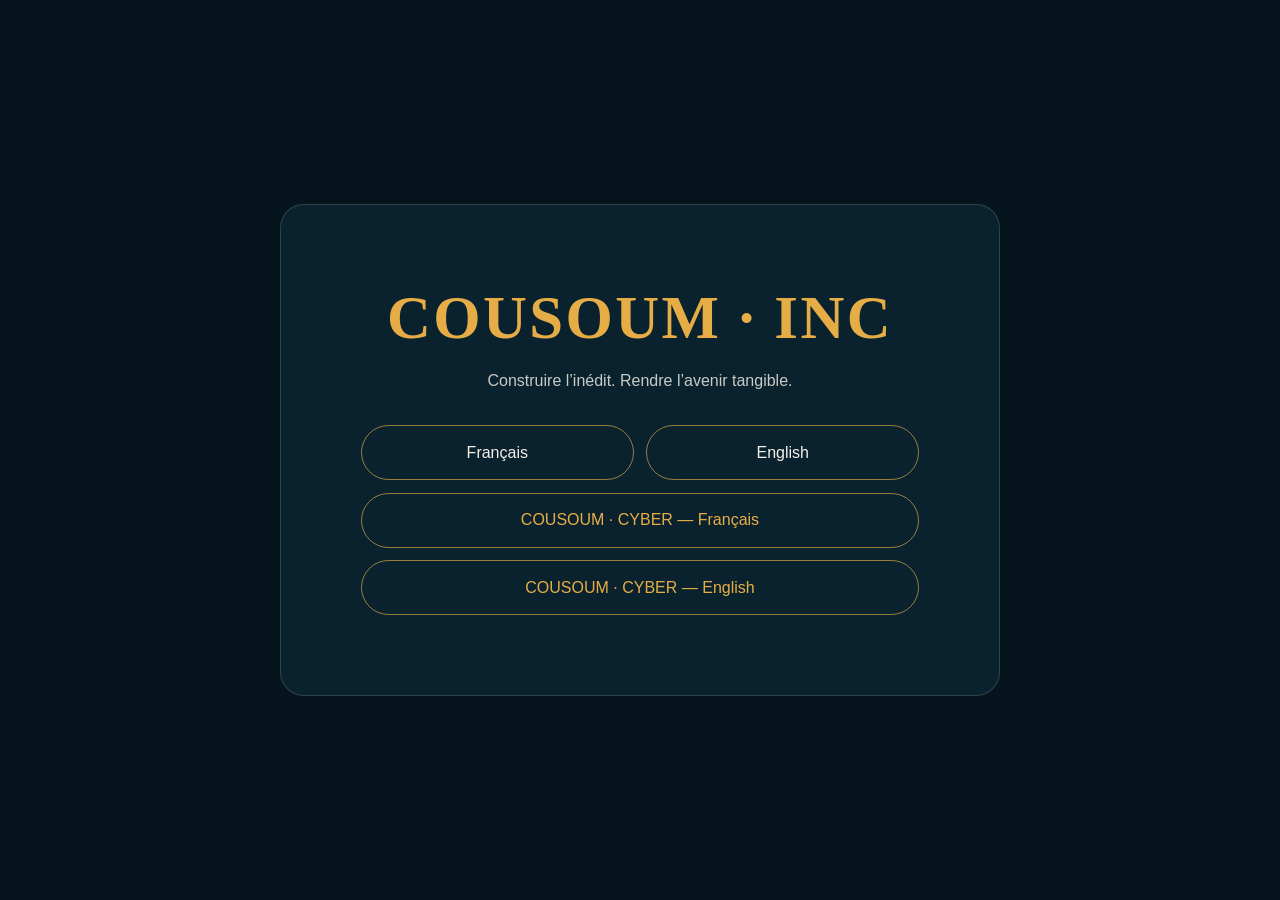
<file: index.html>
<!doctype html>
<html lang="fr">
<head>
  <meta charset="utf-8">
  <meta name="viewport" content="width=device-width, initial-scale=1">
  <meta name="theme-color" content="#06151d">
  <meta name="description" content="COUSOUM · INC, maison d’innovation basée à Dakar, Sénégal. Construire l’inédit. Rendre l’avenir tangible.">
  <link rel="canonical" href="https://pims5.github.io/cousoum-inc/">
  <link rel="alternate" hreflang="fr" href="https://pims5.github.io/cousoum-inc/fr/">
  <link rel="alternate" hreflang="en" href="https://pims5.github.io/cousoum-inc/en/">
  <link rel="alternate" hreflang="x-default" href="https://pims5.github.io/cousoum-inc/">
  <link rel="icon" href="favicon.ico">
  <title>COUSOUM · INC | Choisir une langue</title>
  <style>
    :root{color-scheme:dark;--ink:#06151d;--navy:#0a222d;--gold:#e6ad47;--cream:#f4f0e7}
    *{box-sizing:border-box}body{margin:0;min-height:100vh;display:grid;place-items:center;padding:1.5rem;background:var(--ink);color:var(--cream);font:16px/1.6 Inter,-apple-system,BlinkMacSystemFont,"Segoe UI",sans-serif}
    main{width:min(720px,100%);padding:clamp(2rem,7vw,5rem);border:1px solid rgba(244,240,231,.16);border-radius:24px;background:var(--navy);text-align:center}
    h1{margin:0;color:var(--gold);font:700 clamp(2rem,6vw,3.8rem)/1.1 Georgia,"Times New Roman",serif;letter-spacing:.04em}p{margin:1rem 0 2rem;color:rgba(244,240,231,.82)}
    nav{display:grid;grid-template-columns:repeat(2,minmax(0,1fr));gap:.8rem}a{display:block;padding:.85rem 1rem;border:1px solid rgba(230,173,71,.65);border-radius:999px;color:var(--cream);text-decoration:none}a:hover{background:rgba(230,173,71,.12)}a:focus-visible{outline:3px solid var(--cream);outline-offset:3px}.cyber{grid-column:1/-1;color:var(--gold)}
    @media(max-width:420px){nav{grid-template-columns:1fr}.cyber{grid-column:auto}}@media(prefers-reduced-motion:reduce){*{scroll-behavior:auto!important;transition:none!important}}
  </style>
</head>
<body>
  <main>
    <h1>COUSOUM · INC</h1>
    <p>Construire l’inédit. Rendre l’avenir tangible.</p>
    <nav aria-label="Choisir une langue ou une page">
      <a href="fr/">Français</a>
      <a href="en/">English</a>
      <a class="cyber" href="cyber/">COUSOUM · CYBER — Français</a>
      <a class="cyber" href="cyber/en/">COUSOUM · CYBER — English</a>
    </nav>
  </main>
</body>
</html>
</file>
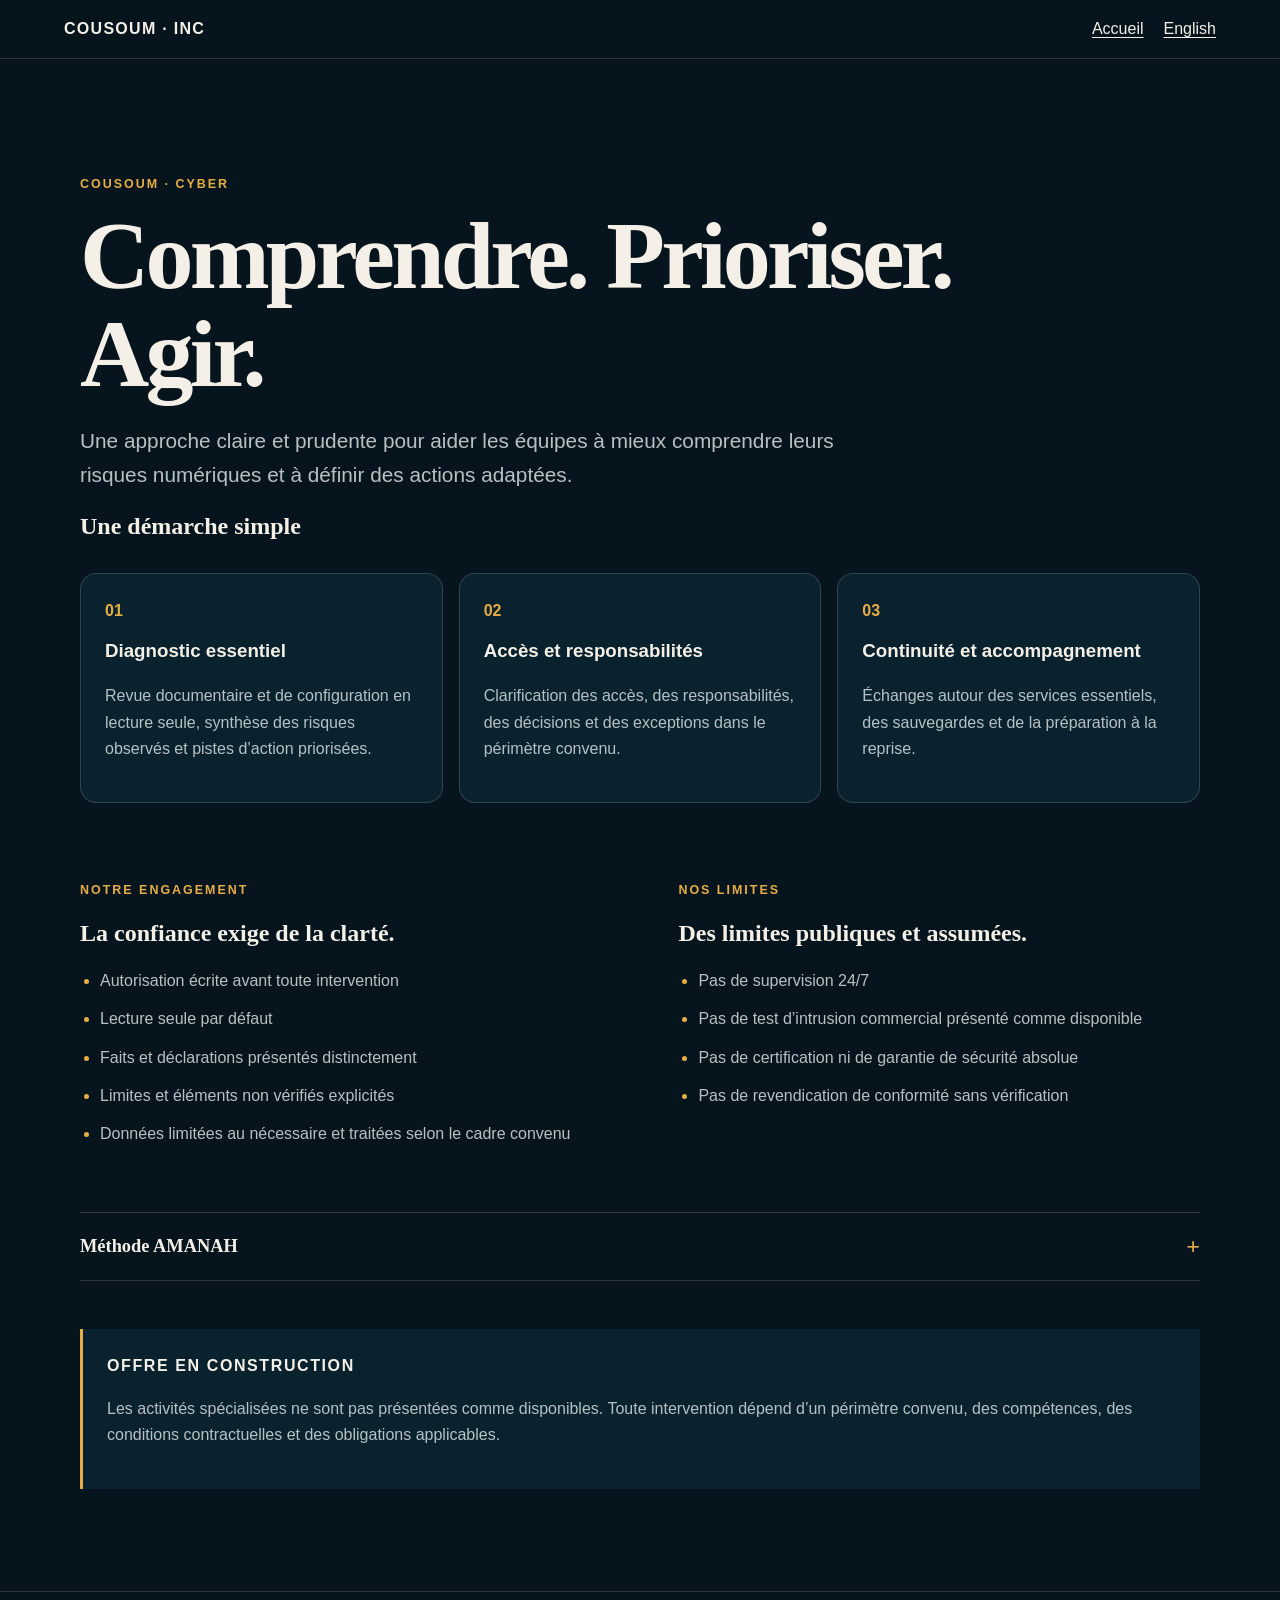
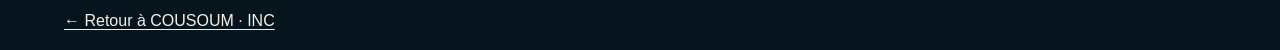
<file: cyber/index.html>
<!doctype html>
<html lang="fr">
<head>
  <meta charset="utf-8">
  <meta name="viewport" content="width=device-width, initial-scale=1">
  <meta name="theme-color" content="#06151d">
  <meta name="description" content="Présentation de COUSOUM · CYBER : une approche claire, prudente et indépendante pour mieux comprendre les risques numériques.">
  <link rel="canonical" href="https://pims5.github.io/cousoum-inc/cyber/">
  <link rel="alternate" hreflang="fr" href="https://pims5.github.io/cousoum-inc/cyber/">
  <link rel="alternate" hreflang="en" href="https://pims5.github.io/cousoum-inc/cyber/en/">
  <link rel="alternate" hreflang="x-default" href="https://pims5.github.io/cousoum-inc/cyber/">
  <link rel="icon" href="../favicon.ico">
  <link rel="stylesheet" href="../cyber.css">
  <title>COUSOUM · CYBER | Comprendre. Prioriser. Agir.</title>
</head>
<body>
  <a class="cyber-skip" href="#main">Aller au contenu</a>
  <header class="cyber-header">
    <a class="cyber-brand" href="../" aria-label="Retour à COUSOUM · INC">COUSOUM · INC</a>
    <nav aria-label="Navigation principale">
      <a href="../">Accueil</a>
      <a href="../en/">English</a>
    </nav>
  </header>
  <main id="main" class="cyber">
    <div class="cyber__inner">
      <p class="cyber__eyebrow">COUSOUM · CYBER</p>
      <h1>Comprendre. Prioriser. Agir.</h1>
      <p class="cyber__lead">Une approche claire et prudente pour aider les équipes à mieux comprendre leurs risques numériques et à définir des actions adaptées.</p>

      <section aria-labelledby="offer-title">
        <h2 id="offer-title">Une démarche simple</h2>
        <div class="cyber__grid">
          <article class="cyber-card"><span>01</span><h3>Diagnostic essentiel</h3><p>Revue documentaire et de configuration en lecture seule, synthèse des risques observés et pistes d’action priorisées.</p></article>
          <article class="cyber-card"><span>02</span><h3>Accès et responsabilités</h3><p>Clarification des accès, des responsabilités, des décisions et des exceptions dans le périmètre convenu.</p></article>
          <article class="cyber-card"><span>03</span><h3>Continuité et accompagnement</h3><p>Échanges autour des services essentiels, des sauvegardes et de la préparation à la reprise.</p></article>
        </div>
      </section>

      <div class="cyber__columns">
        <section aria-labelledby="commitment-title">
          <p class="cyber__label">Notre engagement</p>
          <h2 id="commitment-title">La confiance exige de la clarté.</h2>
          <ul class="cyber-list">
            <li>Autorisation écrite avant toute intervention</li>
            <li>Lecture seule par défaut</li>
            <li>Faits et déclarations présentés distinctement</li>
            <li>Limites et éléments non vérifiés explicités</li>
            <li>Données limitées au nécessaire et traitées selon le cadre convenu</li>
          </ul>
        </section>
        <section aria-labelledby="limits-title">
          <p class="cyber__label">Nos limites</p>
          <h2 id="limits-title">Des limites publiques et assumées.</h2>
          <ul class="cyber-list">
            <li>Pas de supervision 24/7</li>
            <li>Pas de test d’intrusion commercial présenté comme disponible</li>
            <li>Pas de certification ni de garantie de sécurité absolue</li>
            <li>Pas de revendication de conformité sans vérification</li>
          </ul>
        </section>
      </div>

      <section class="cyber-accordion" data-cyber-accordion aria-labelledby="amanah-title">
        <h2><button type="button" aria-expanded="false" aria-controls="cyber-method-fr" id="amanah-title">Méthode AMANAH <span aria-hidden="true">+</span></button></h2>
        <div id="cyber-method-fr" role="region" aria-labelledby="amanah-title" hidden>
          <dl class="cyber-method">
            <div><dt>Autorisation</dt><dd>Aucune action sans accord valide.</dd></div>
            <div><dt>Minimisation</dt><dd>Accès et collecte limités au nécessaire.</dd></div>
            <div><dt>Attribution</dt><dd>Chaque accès et décision a un responsable identifié.</dd></div>
            <div><dt>Neutralité</dt><dd>Informer sans susciter de crainte inutile.</dd></div>
            <div><dt>Anticipation</dt><dd>Préparer les sauvegardes et les étapes de reprise.</dd></div>
            <div><dt>Honnêteté</dt><dd>Ne pas affirmer davantage que ce qui a été vérifié.</dd></div>
          </dl>
          <p class="cyber__note">AMANAH est une méthode interne. Ce n’est ni une norme ni une certification.</p>
        </div>
      </section>

      <aside class="cyber__status" aria-label="Statut de l’offre">
        <strong>OFFRE EN CONSTRUCTION</strong>
        <p>Les activités spécialisées ne sont pas présentées comme disponibles. Toute intervention dépend d’un périmètre convenu, des compétences, des conditions contractuelles et des obligations applicables.</p>
      </aside>
    </div>
  </main>
  <footer class="cyber-footer"><a href="../">← Retour à COUSOUM · INC</a></footer>
  <script src="../cyber.js" defer></script>
</body>
</html>
</file>
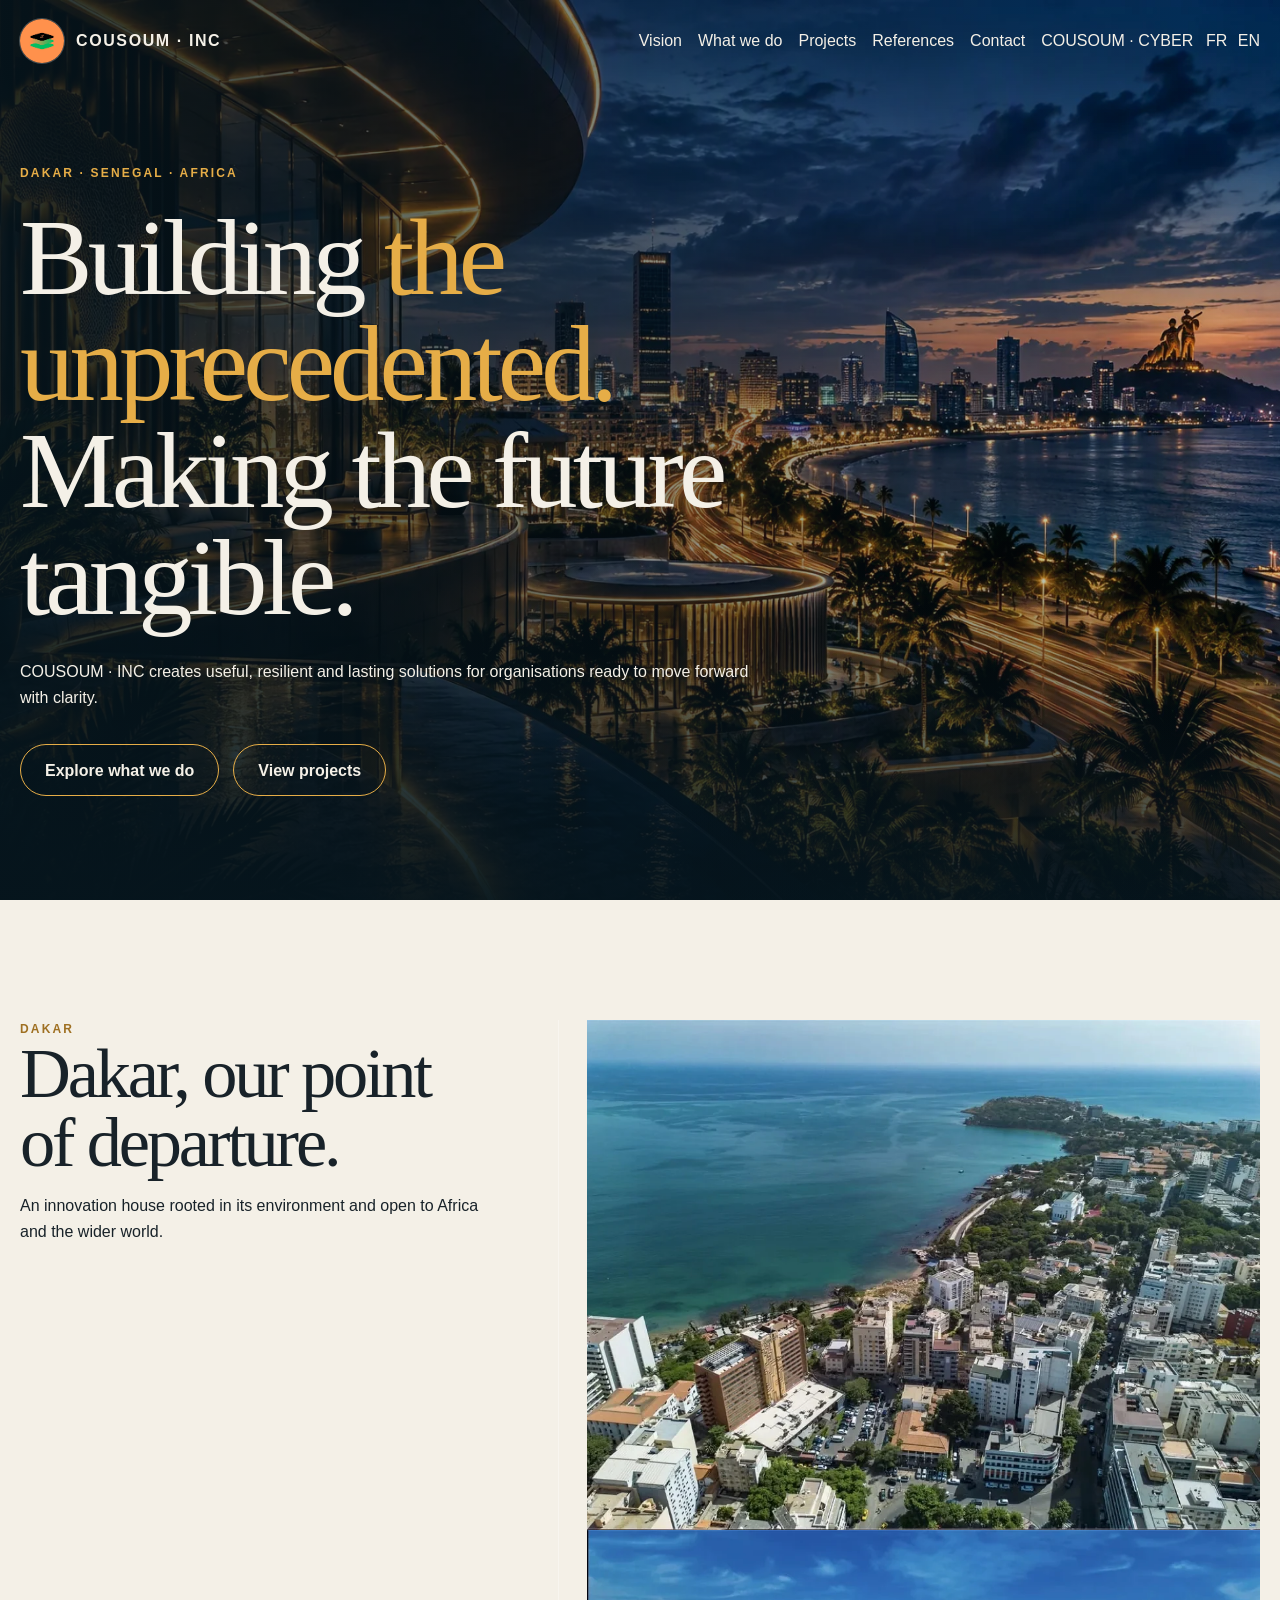
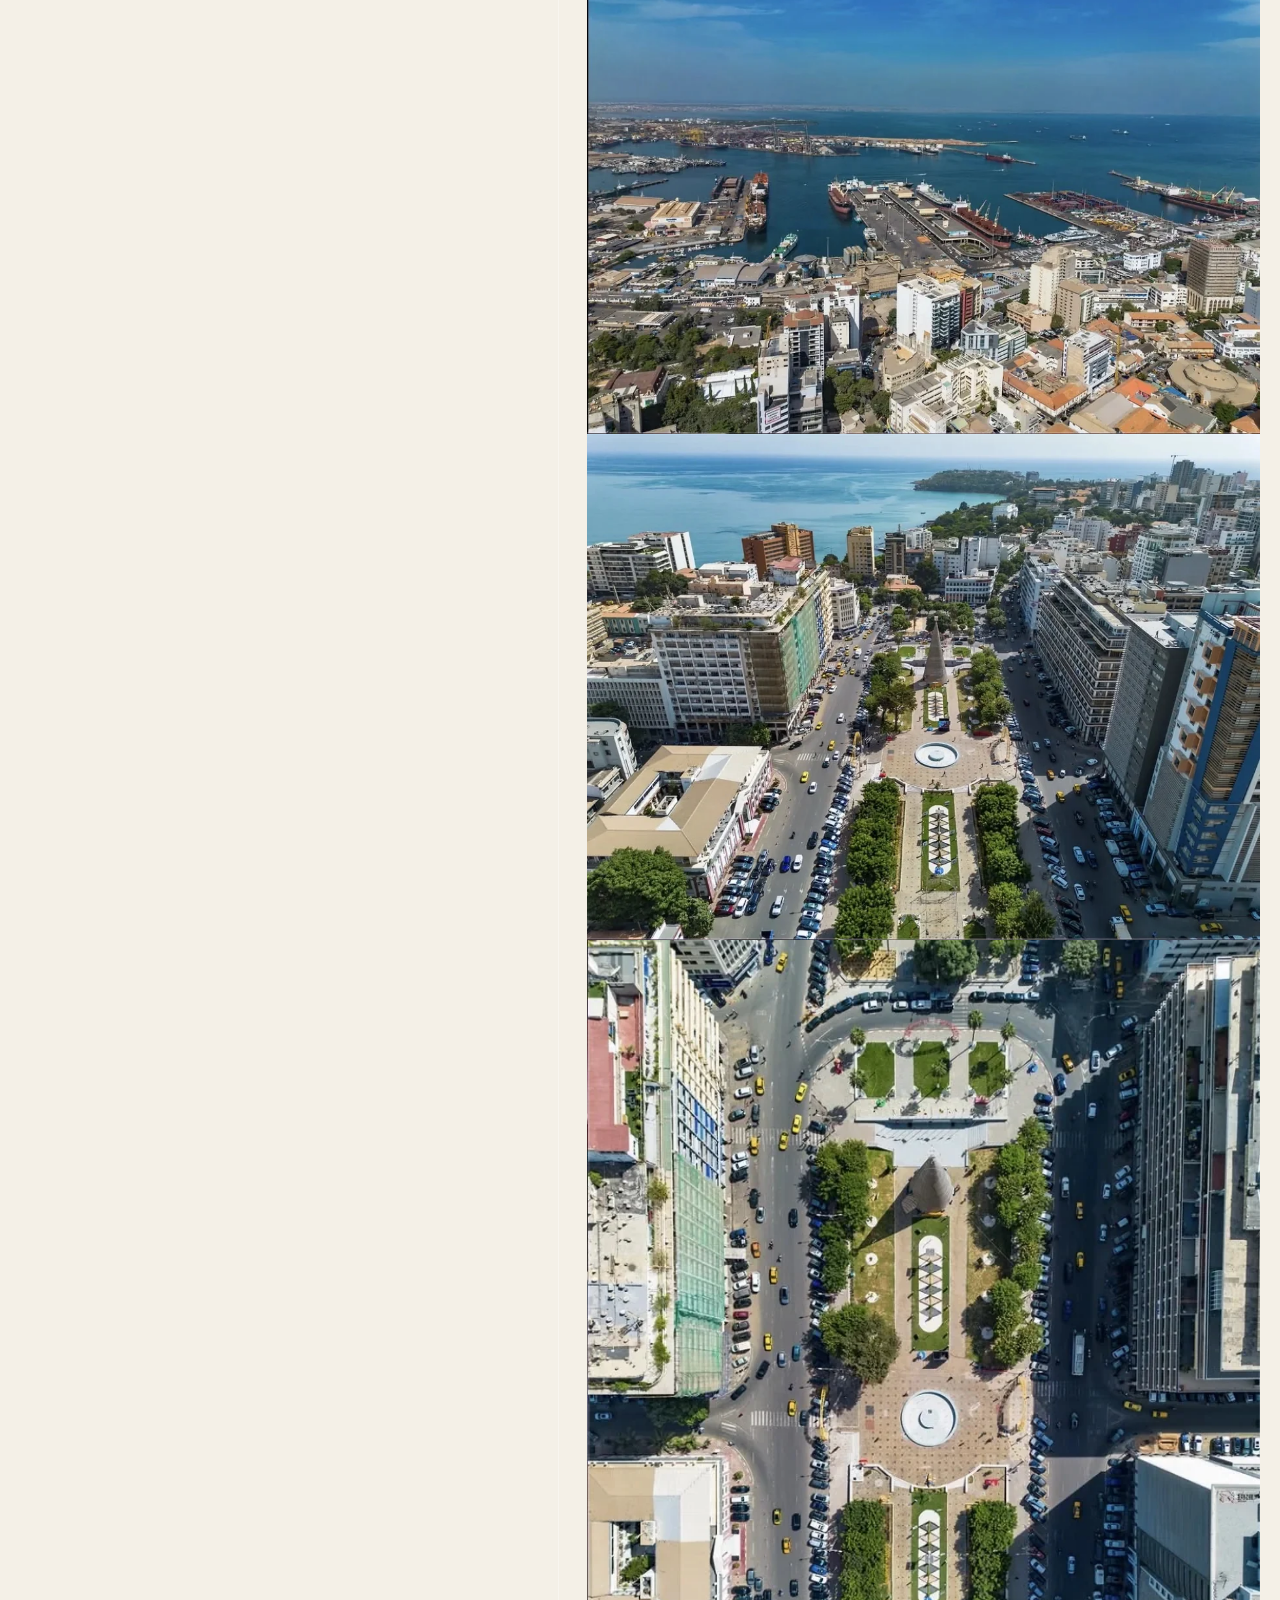
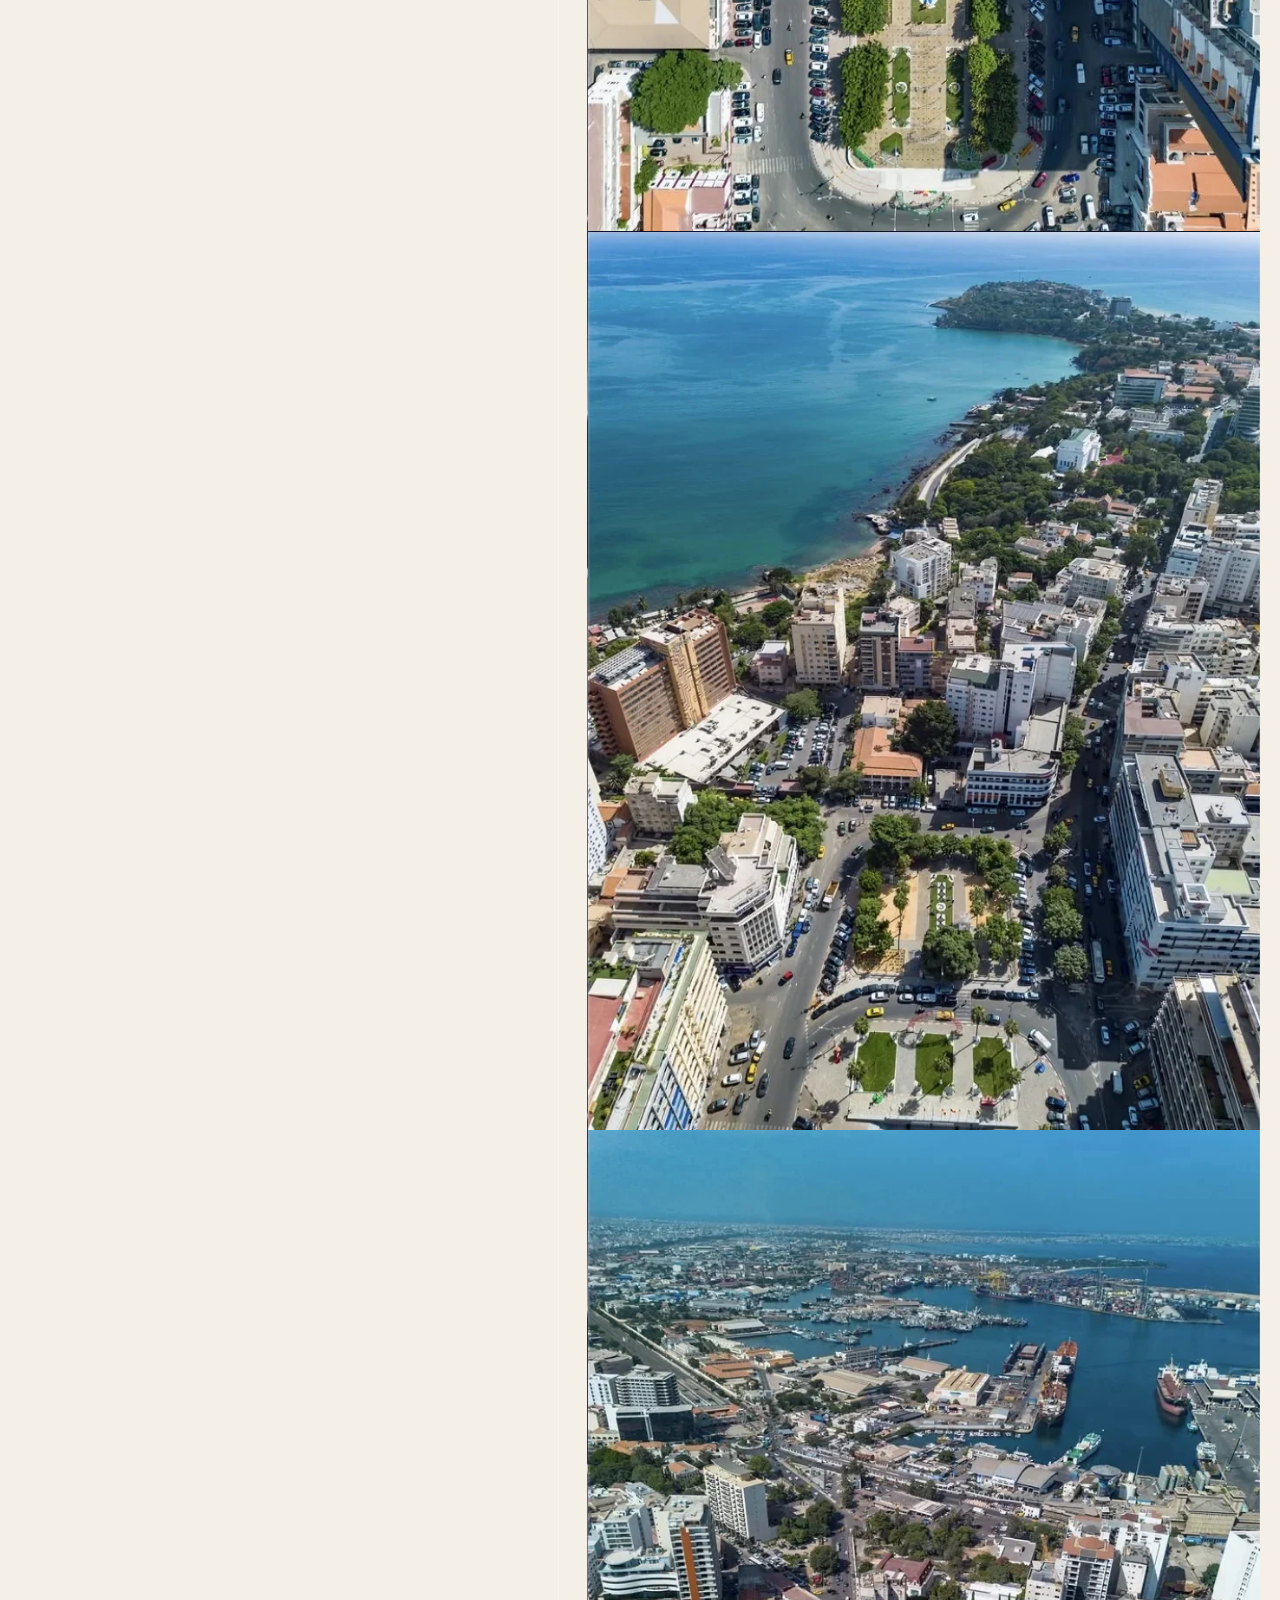
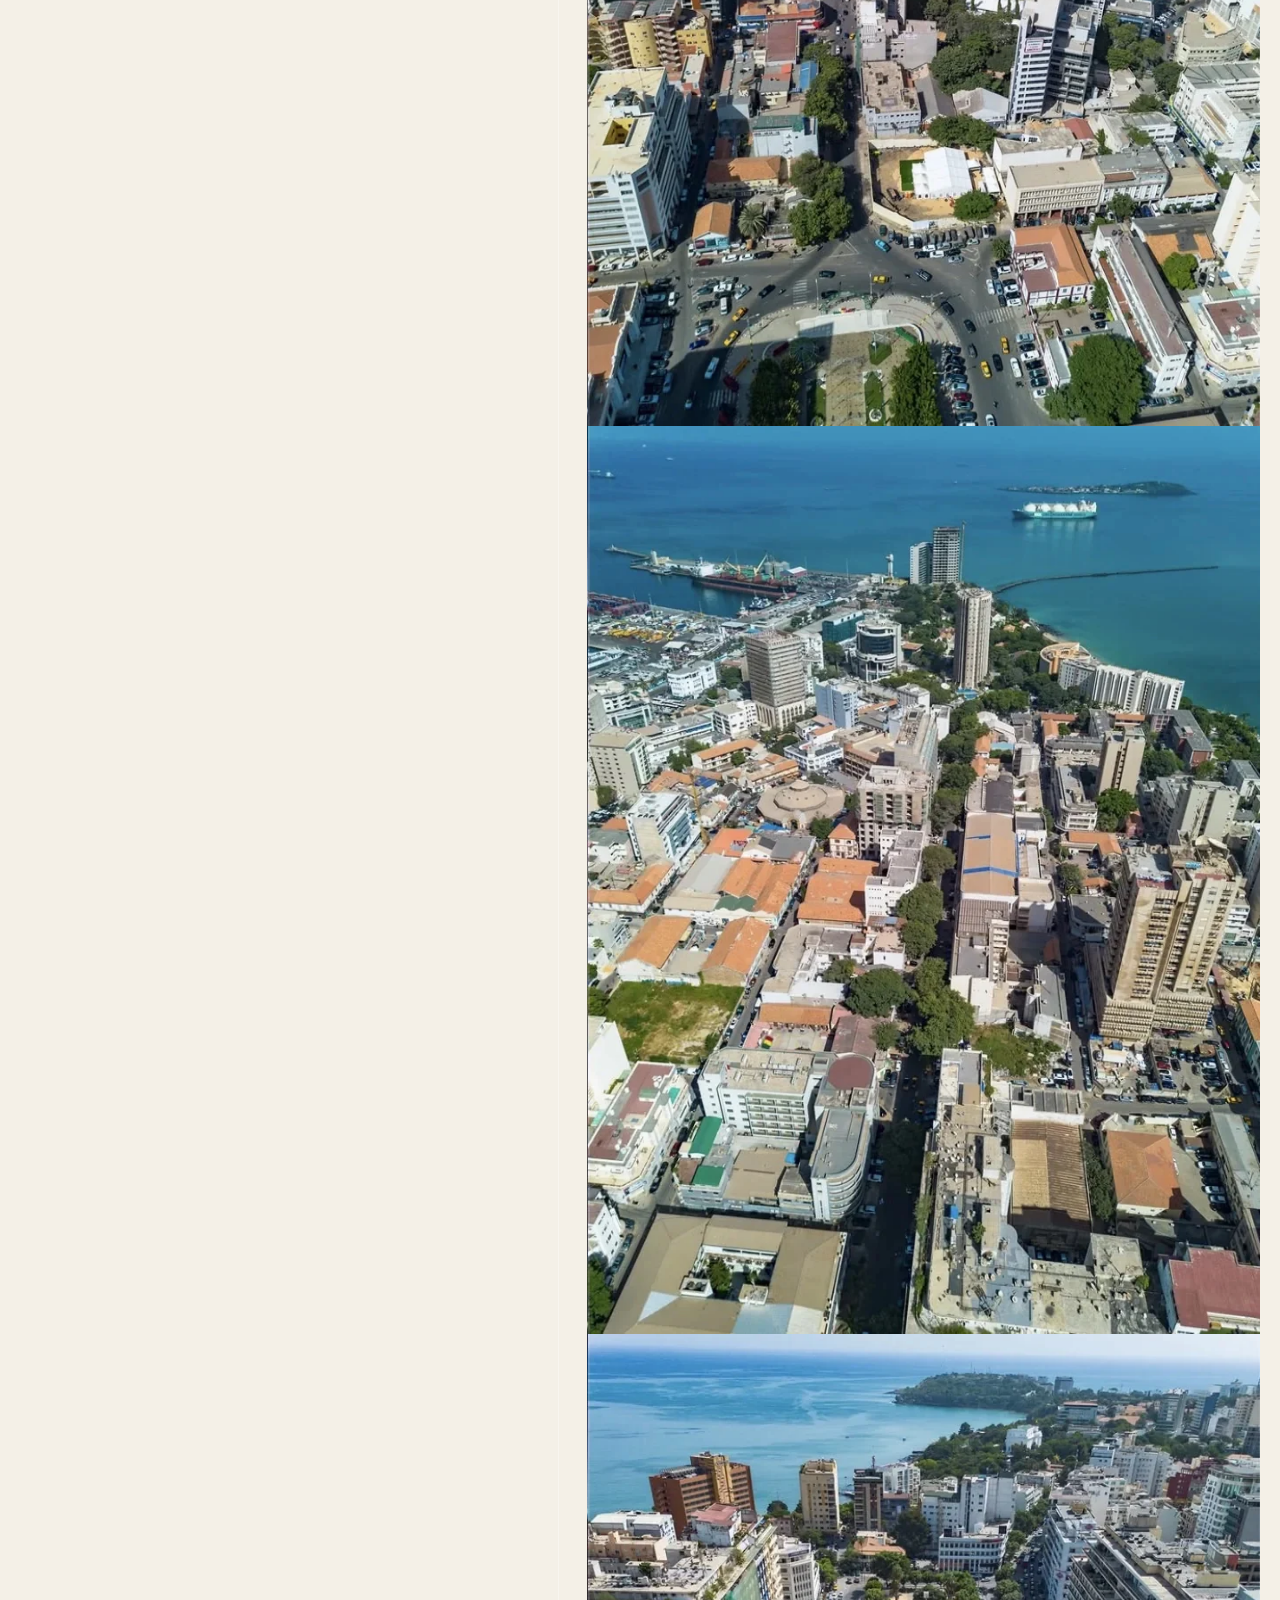
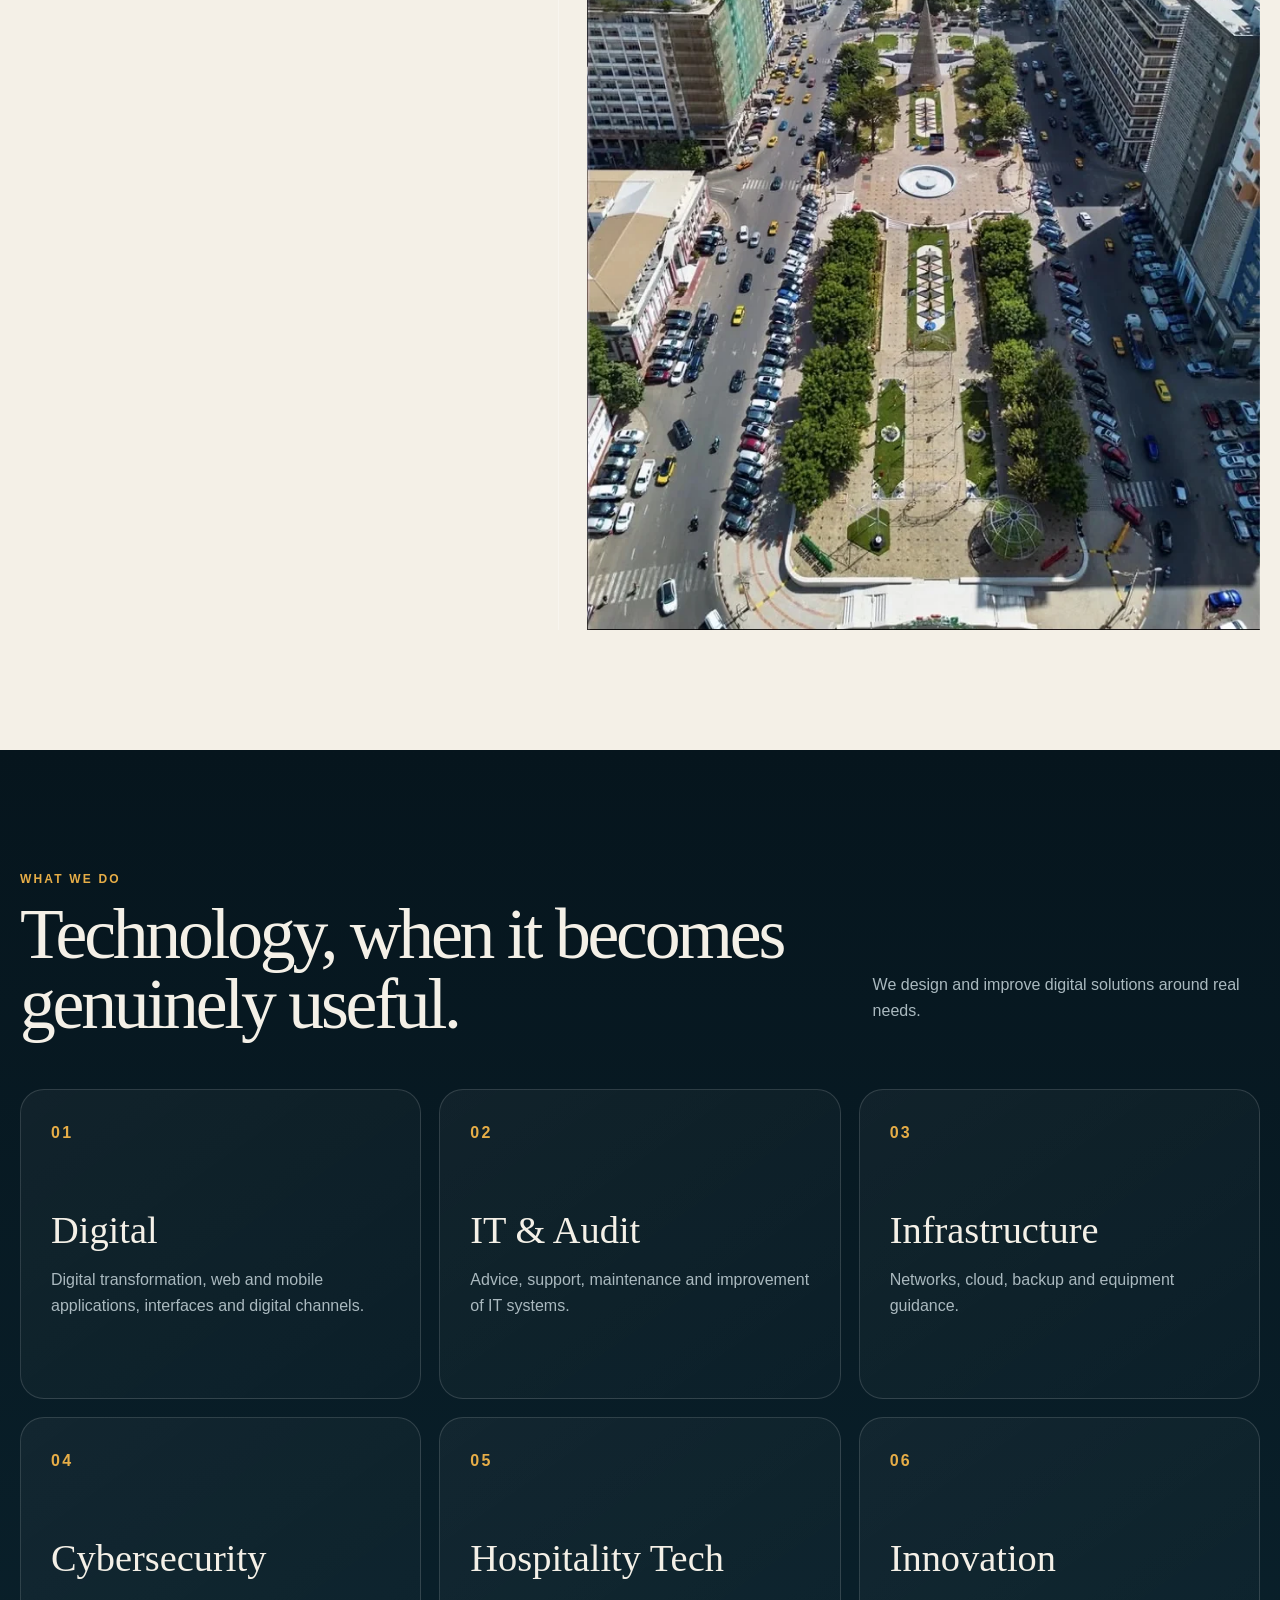
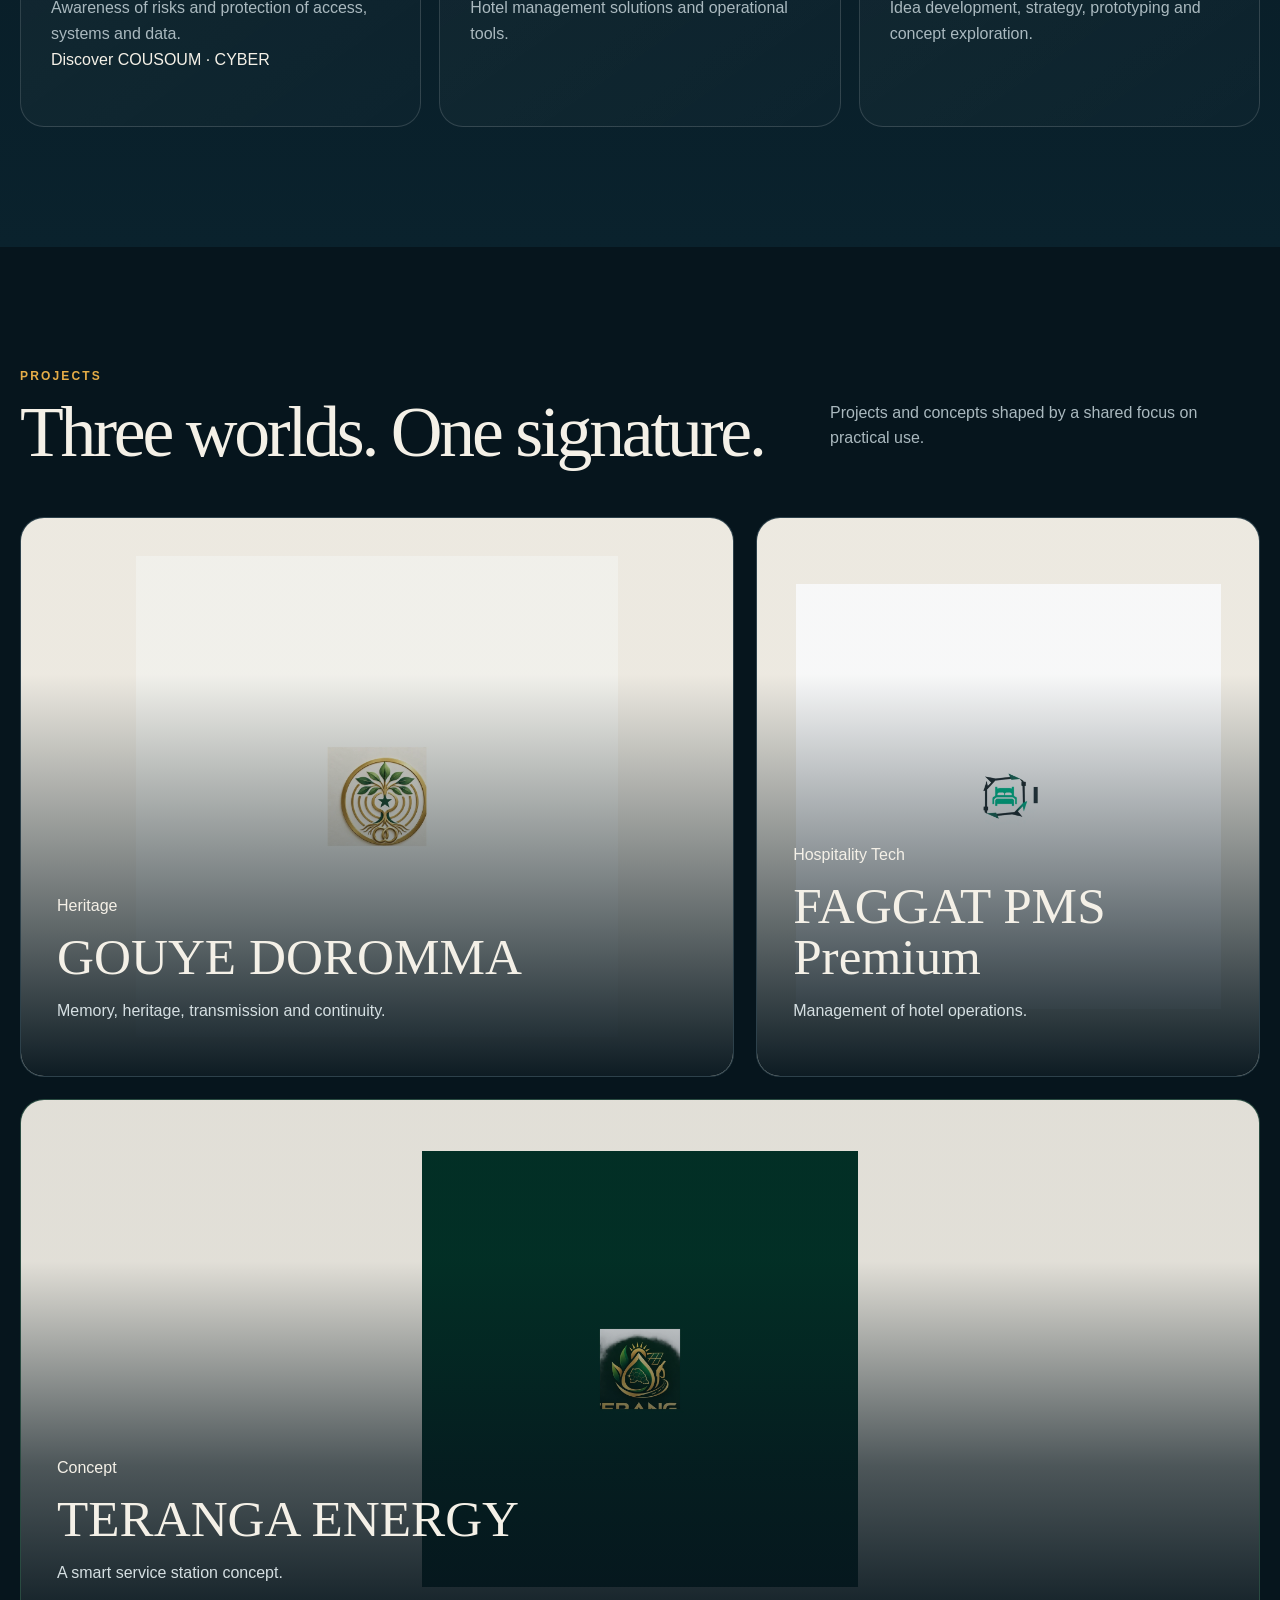
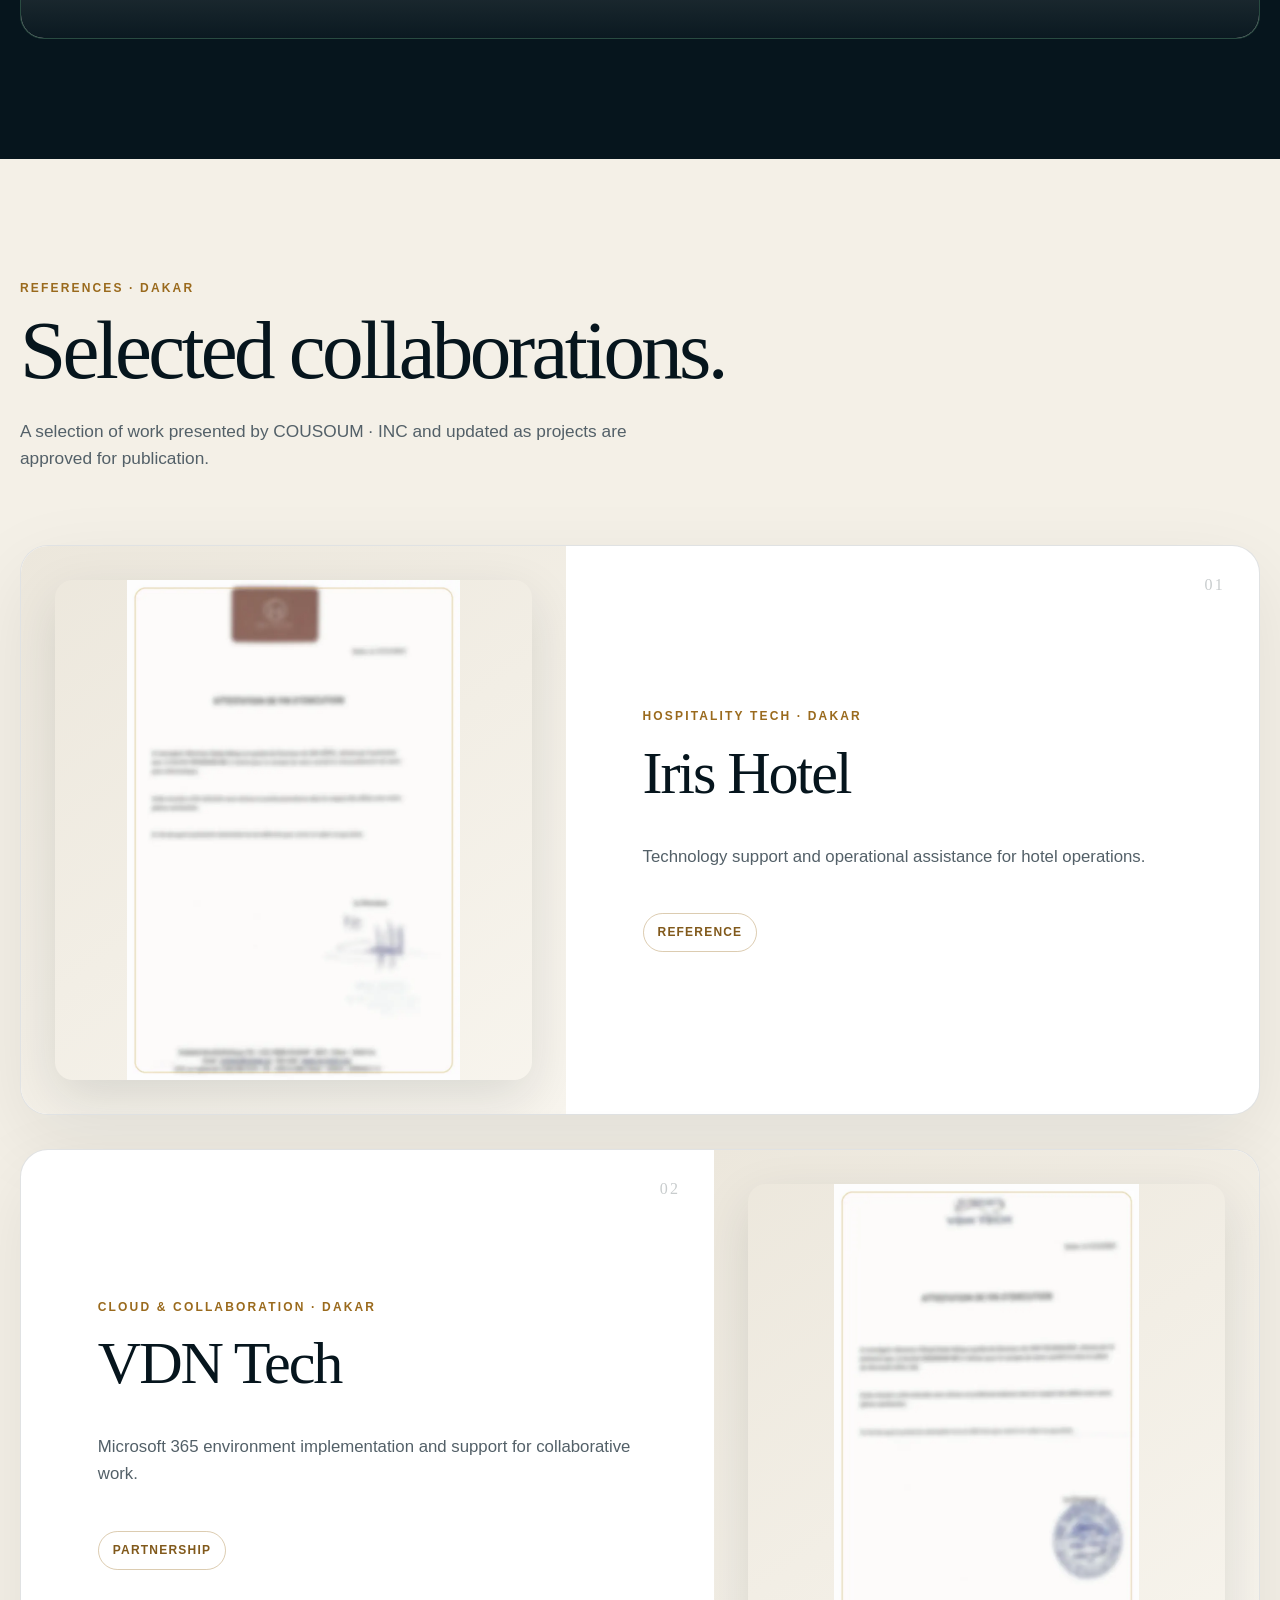
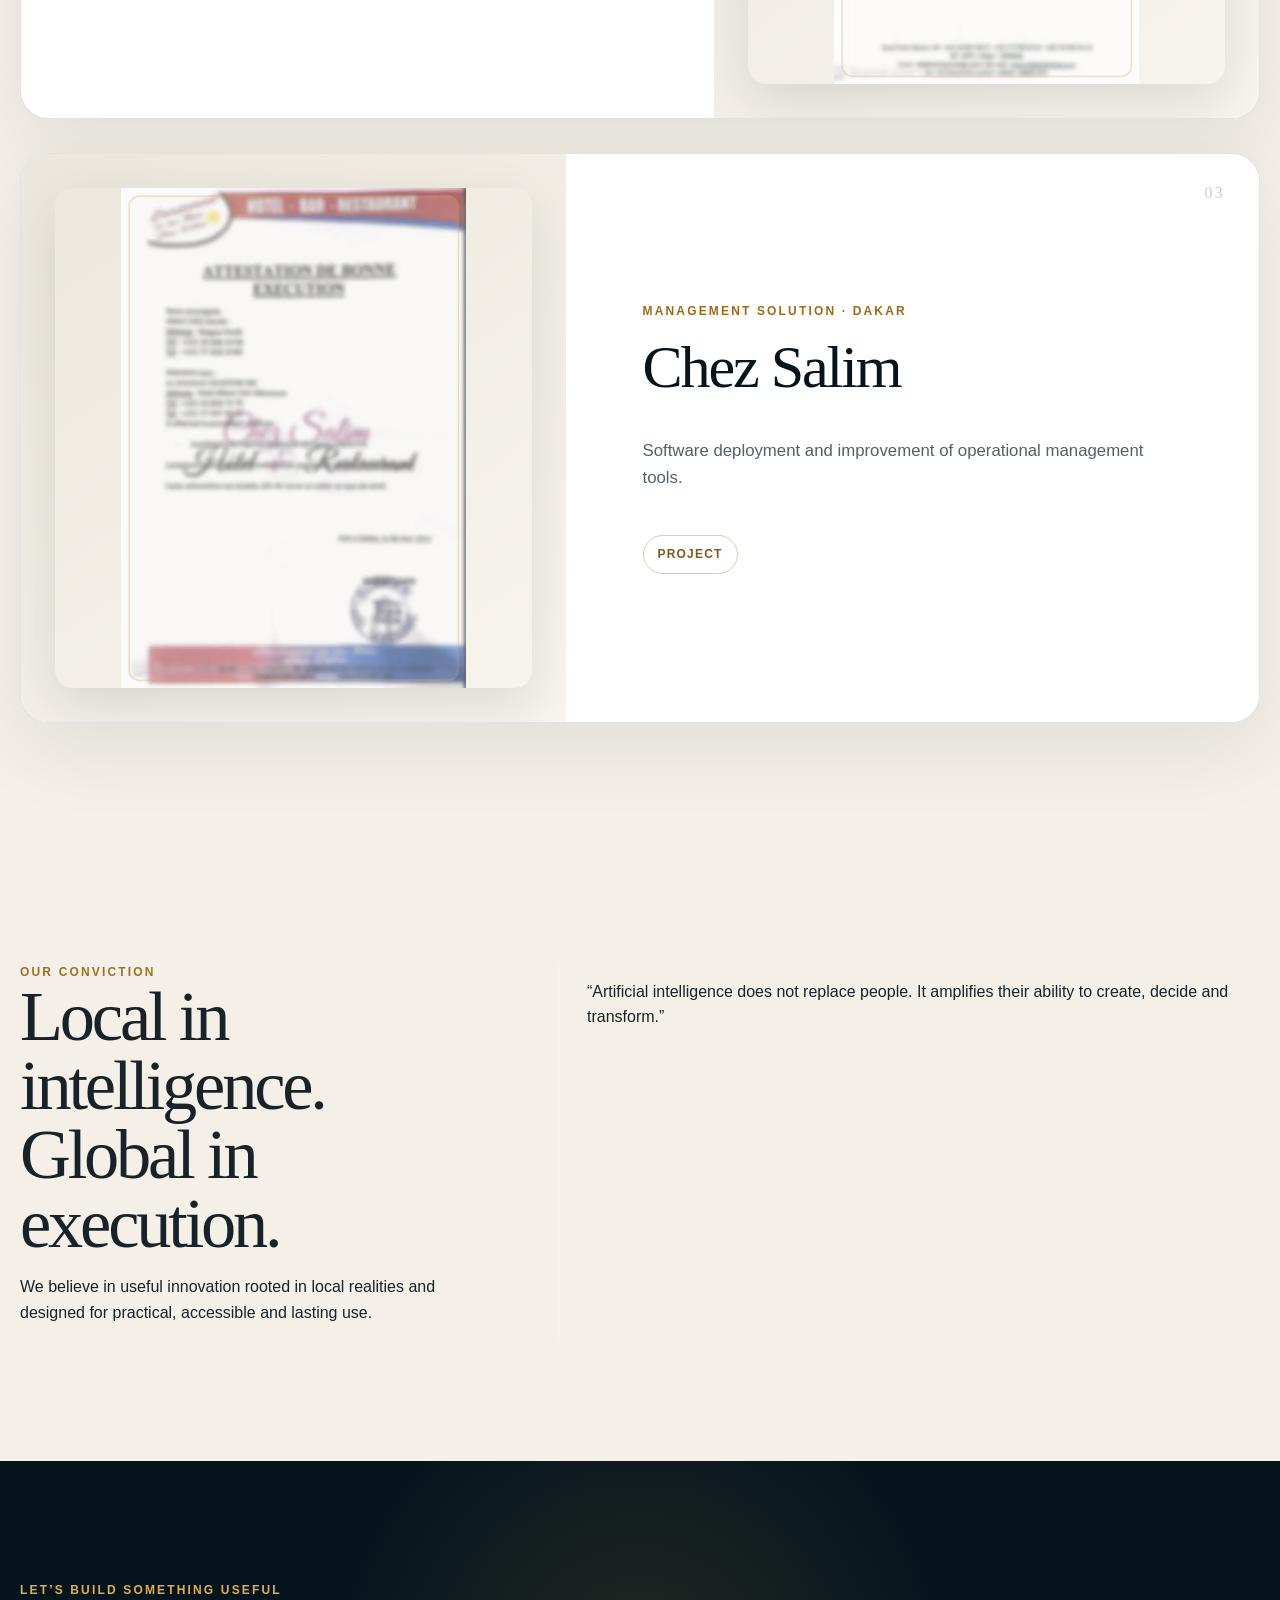
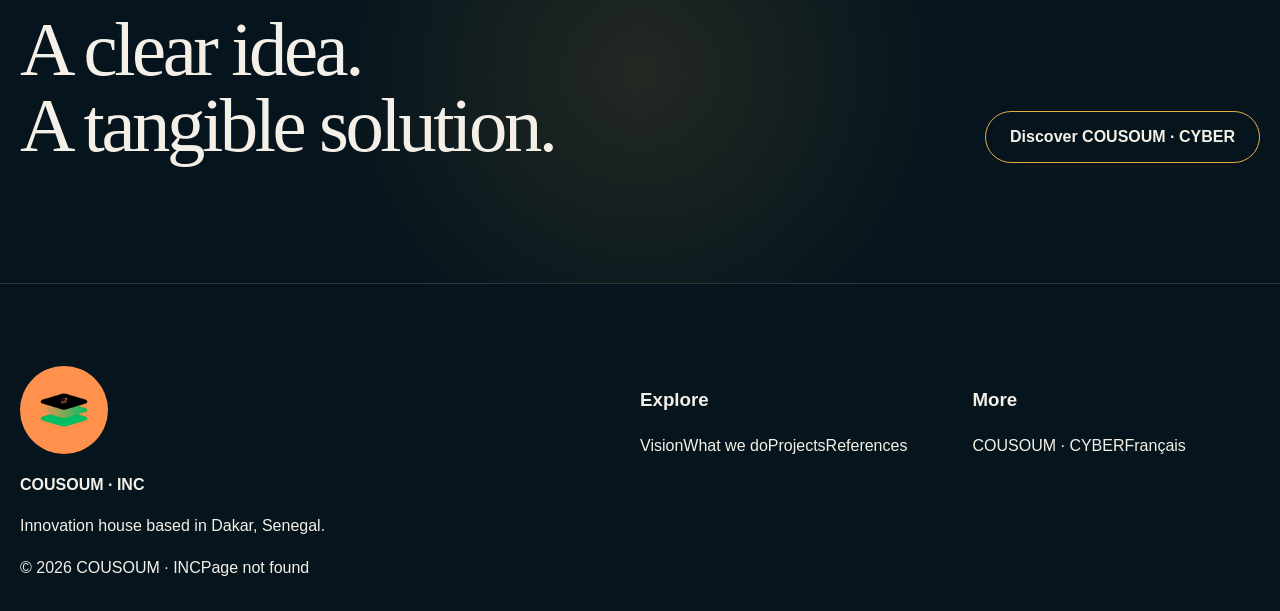
<file: en/index.html>
<!doctype html>
<html lang="en">
<head>
  <meta charset="utf-8">
  <meta name="viewport" content="width=device-width,initial-scale=1,viewport-fit=cover">
  <meta name="theme-color" content="#06151d">
  <meta name="description" content="COUSOUM · INC designs digital, IT, hospitality and innovation solutions from Dakar, Senegal.">
  <link rel="canonical" href="https://pims5.github.io/cousoum-inc/en/">
  <link rel="alternate" hreflang="fr" href="https://pims5.github.io/cousoum-inc/fr/">
  <link rel="alternate" hreflang="en" href="https://pims5.github.io/cousoum-inc/en/">
  <link rel="alternate" hreflang="x-default" href="https://pims5.github.io/cousoum-inc/">
  <link rel="icon" href="../favicon.ico">
  <link rel="apple-touch-icon" href="../apple-touch-icon.png">
  <link rel="manifest" href="../site.webmanifest">
  <link rel="preload" as="image" href="../hero-dakar.webp" type="image/webp" fetchpriority="high">
  <link rel="stylesheet" href="../style.css">
  <meta property="og:type" content="website"><meta property="og:locale" content="en_US">
  <meta property="og:title" content="COUSOUM · INC | Building the unprecedented">
  <meta property="og:description" content="Building the unprecedented. Making the future tangible.">
  <meta property="og:url" content="https://pims5.github.io/cousoum-inc/en/">
  <meta property="og:image" content="https://pims5.github.io/cousoum-inc/hero-dakar.webp">
  <meta name="twitter:card" content="summary_large_image">
  <title>COUSOUM · INC | Innovation house in Dakar</title>
  <style>.lang-page-nav{display:flex;flex-wrap:wrap;gap:.8rem;align-items:center}.lang-page-nav a{color:inherit;text-underline-offset:.25em}.lang-switch{display:flex;gap:.65rem;white-space:nowrap}.page-nav-links{display:flex;flex-wrap:wrap;gap:.8rem 1rem}@media(max-width:900px){.nav{flex-wrap:wrap}.lang-page-nav{width:100%;justify-content:space-between}.page-nav-links{gap:.65rem}}</style>
</head>
<body>
  <a class="skip" href="#main">Skip to content</a>
  <header class="header" data-header><div class="container nav">
    <a class="brand" href="../" aria-label="COUSOUM INC, home"><img src="../cousoum-logo.jpg" width="44" height="44" alt="COUSOUM INC logo"><span>COUSOUM · INC</span></a>
    <nav class="lang-page-nav" aria-label="Main navigation"><div class="page-nav-links"><a href="#vision">Vision</a><a href="#services">What we do</a><a href="#portfolio">Projects</a><a href="#references">References</a><a href="#contact">Contact</a><a href="../cyber/en/">COUSOUM · CYBER</a></div><div class="lang-switch" aria-label="Choose language"><a href="../fr/">FR</a><a href="./" aria-current="page">EN</a></div></nav>
  </div></header>
  <main id="main">
    <section class="hero" aria-labelledby="hero-title" id="top"><div class="hero-media"><img src="../hero-dakar.webp" width="1920" height="1080" alt="Panoramic view of Dakar and its coastline" fetchpriority="high" decoding="async"></div><div class="container hero-grid"><div class="reveal"><div class="eyebrow">Dakar · Senegal · Africa</div><h1 id="hero-title">Building <em>the unprecedented.</em><br>Making the future tangible.</h1><p>COUSOUM · INC creates useful, resilient and lasting solutions for organisations ready to move forward with clarity.</p><div class="actions"><a class="btn" href="#services">Explore what we do</a><a class="btn btn-secondary" href="#portfolio">View projects</a></div></div></div></section>
    <section class="light" id="dakar"><div class="container manifesto"><div class="reveal"><div class="eyebrow">Dakar</div><h2>Dakar, our point of departure.</h2><p>An innovation house rooted in its environment and open to Africa and the wider world.</p></div><div class="hero-side reveal"><div class="dakar-grid"><img src="../dakar-01.webp" alt="Dakar image 01" width="960" height="720"><img src="../dakar-02.webp" alt="Dakar image 02" width="960" height="720"><img src="../dakar-03.webp" alt="Dakar image 03" width="960" height="720"><img src="../dakar-05.webp" alt="Dakar image 05" width="960" height="720"><img src="../dakar-06.webp" alt="Dakar image 06" width="960" height="720"><img src="../dakar-07.webp" alt="Dakar image 07" width="960" height="720"><img src="../dakar-08.webp" alt="Dakar image 08" width="960" height="720"><img src="../dakar-09.webp" alt="Dakar image 09" width="960" height="720"></div></div></div></section>
    <section id="services" class="services" aria-labelledby="services-title"><div class="container"><div class="section-head reveal"><div><div class="eyebrow">What we do</div><h2 id="services-title">Technology, when it becomes genuinely useful.</h2></div><p>We design and improve digital solutions around real needs.</p></div><div class="service-grid">
      <article class="service-card reveal"><span>01</span><h3>Digital</h3><p>Digital transformation, web and mobile applications, interfaces and digital channels.</p></article><article class="service-card reveal"><span>02</span><h3>IT &amp; Audit</h3><p>Advice, support, maintenance and improvement of IT systems.</p></article><article class="service-card reveal"><span>03</span><h3>Infrastructure</h3><p>Networks, cloud, backup and equipment guidance.</p></article><article class="service-card reveal"><span>04</span><h3>Cybersecurity</h3><p>Awareness of risks and protection of access, systems and data.</p><a href="../cyber/en/">Discover COUSOUM · CYBER</a></article><article class="service-card reveal"><span>05</span><h3>Hospitality Tech</h3><p>Hotel management solutions and operational tools.</p></article><article class="service-card reveal"><span>06</span><h3>Innovation</h3><p>Idea development, strategy, prototyping and concept exploration.</p></article>
    </div></div></section>
    <section id="portfolio"><div class="container"><div class="section-head reveal"><div><div class="eyebrow">Projects</div><h2>Three worlds. One signature.</h2></div><p>Projects and concepts shaped by a shared focus on practical use.</p></div><div class="projects">
      <article class="project-card reveal" data-parallax><img loading="lazy" decoding="async" src="../gouye-doromma-icon.webp" width="1600" height="1600" alt="Gouye Doromma visual identity icon"><div class="project-content"><span class="project-tag">Heritage</span><h3>GOUYE DOROMMA</h3><p>Memory, heritage, transmission and continuity.</p></div></article><article class="project-card reveal" data-parallax><img loading="lazy" decoding="async" src="../faggat-icon.webp" width="1600" height="1600" alt="FAGGAT PMS logo icon"><div class="project-content"><span class="project-tag">Hospitality Tech</span><h3>FAGGAT PMS Premium</h3><p>Management of hotel operations.</p></div></article><article class="project-card project-card--teranga reveal" data-parallax><img loading="lazy" decoding="async" src="../teranga-energy-icon.webp" width="1600" height="1600" alt="TERANGA ENERGY logo icon"><div class="project-content"><span class="project-tag">Concept</span><h3>TERANGA ENERGY</h3><p>A smart service station concept.</p></div></article>
    </div></div></section>
    <section class="references" id="references" aria-labelledby="references-title"><div class="container"><div class="references-intro reveal"><div class="eyebrow">References · Dakar</div><h2 id="references-title">Selected collaborations.</h2><p>A selection of work presented by COUSOUM · INC and updated as projects are approved for publication.</p></div><div class="reference-showcase">
      <article class="reference-item reveal"><div class="reference-visual"><img loading="lazy" decoding="async" src="../reference-iris-hotel-preview.webp" alt="Iris Hotel reference preview" width="1000" height="700"></div><div class="reference-copy"><span class="reference-index">01</span><div class="eyebrow">Hospitality Tech · Dakar</div><h3>Iris Hotel</h3><p>Technology support and operational assistance for hotel operations.</p><span class="reference-label">Reference</span></div></article><article class="reference-item reverse reveal"><div class="reference-visual"><img loading="lazy" decoding="async" src="../reference-vdn-tech-preview.webp" alt="VDN Tech reference preview" width="1000" height="700"></div><div class="reference-copy"><span class="reference-index">02</span><div class="eyebrow">Cloud &amp; collaboration · Dakar</div><h3>VDN Tech</h3><p>Microsoft 365 environment implementation and support for collaborative work.</p><span class="reference-label">Partnership</span></div></article><article class="reference-item reveal"><div class="reference-visual"><img loading="lazy" decoding="async" src="../reference-chez-salim-preview.webp" alt="Chez Salim reference preview" width="1000" height="700"></div><div class="reference-copy"><span class="reference-index">03</span><div class="eyebrow">Management solution · Dakar</div><h3>Chez Salim</h3><p>Software deployment and improvement of operational management tools.</p><span class="reference-label">Project</span></div></article>
    </div></div></section>
    <section class="light" id="vision"><div class="container manifesto"><div class="reveal"><div class="eyebrow">Our conviction</div><h2>Local in intelligence. Global in execution.</h2><p>We believe in useful innovation rooted in local realities and designed for practical, accessible and lasting use.</p></div><div class="hero-side reveal"><div class="quote-box"><p>“Artificial intelligence does not replace people. It amplifies their ability to create, decide and transform.”</p></div></div></div></section>
    <section class="contact" id="contact"><div class="container contact-inner reveal"><div><div class="eyebrow">Let’s build something useful</div><h2>A clear idea.<br>A tangible solution.</h2></div><a class="btn btn-secondary" href="../cyber/en/">Discover COUSOUM · CYBER</a></div></section>
  </main>
  <footer class="footer"><div class="container"><div class="footer-grid"><div><img class="footer-logo" src="../cousoum-logo.jpg" width="88" height="88" alt="COUSOUM INC logo"><strong>COUSOUM · INC</strong><p>Innovation house based in Dakar, Senegal.</p></div><div><h3>Explore</h3><a href="#vision">Vision</a><a href="#services">What we do</a><a href="#portfolio">Projects</a><a href="#references">References</a></div><div><h3>More</h3><a href="../cyber/en/">COUSOUM · CYBER</a><a href="../fr/">Français</a></div></div><div class="footer-bottom"><span>© 2026 COUSOUM · INC</span><a href="../404.html">Page not found</a></div></div></footer>
  <script src="../site.js" defer></script>
</body>
</html>
</file>
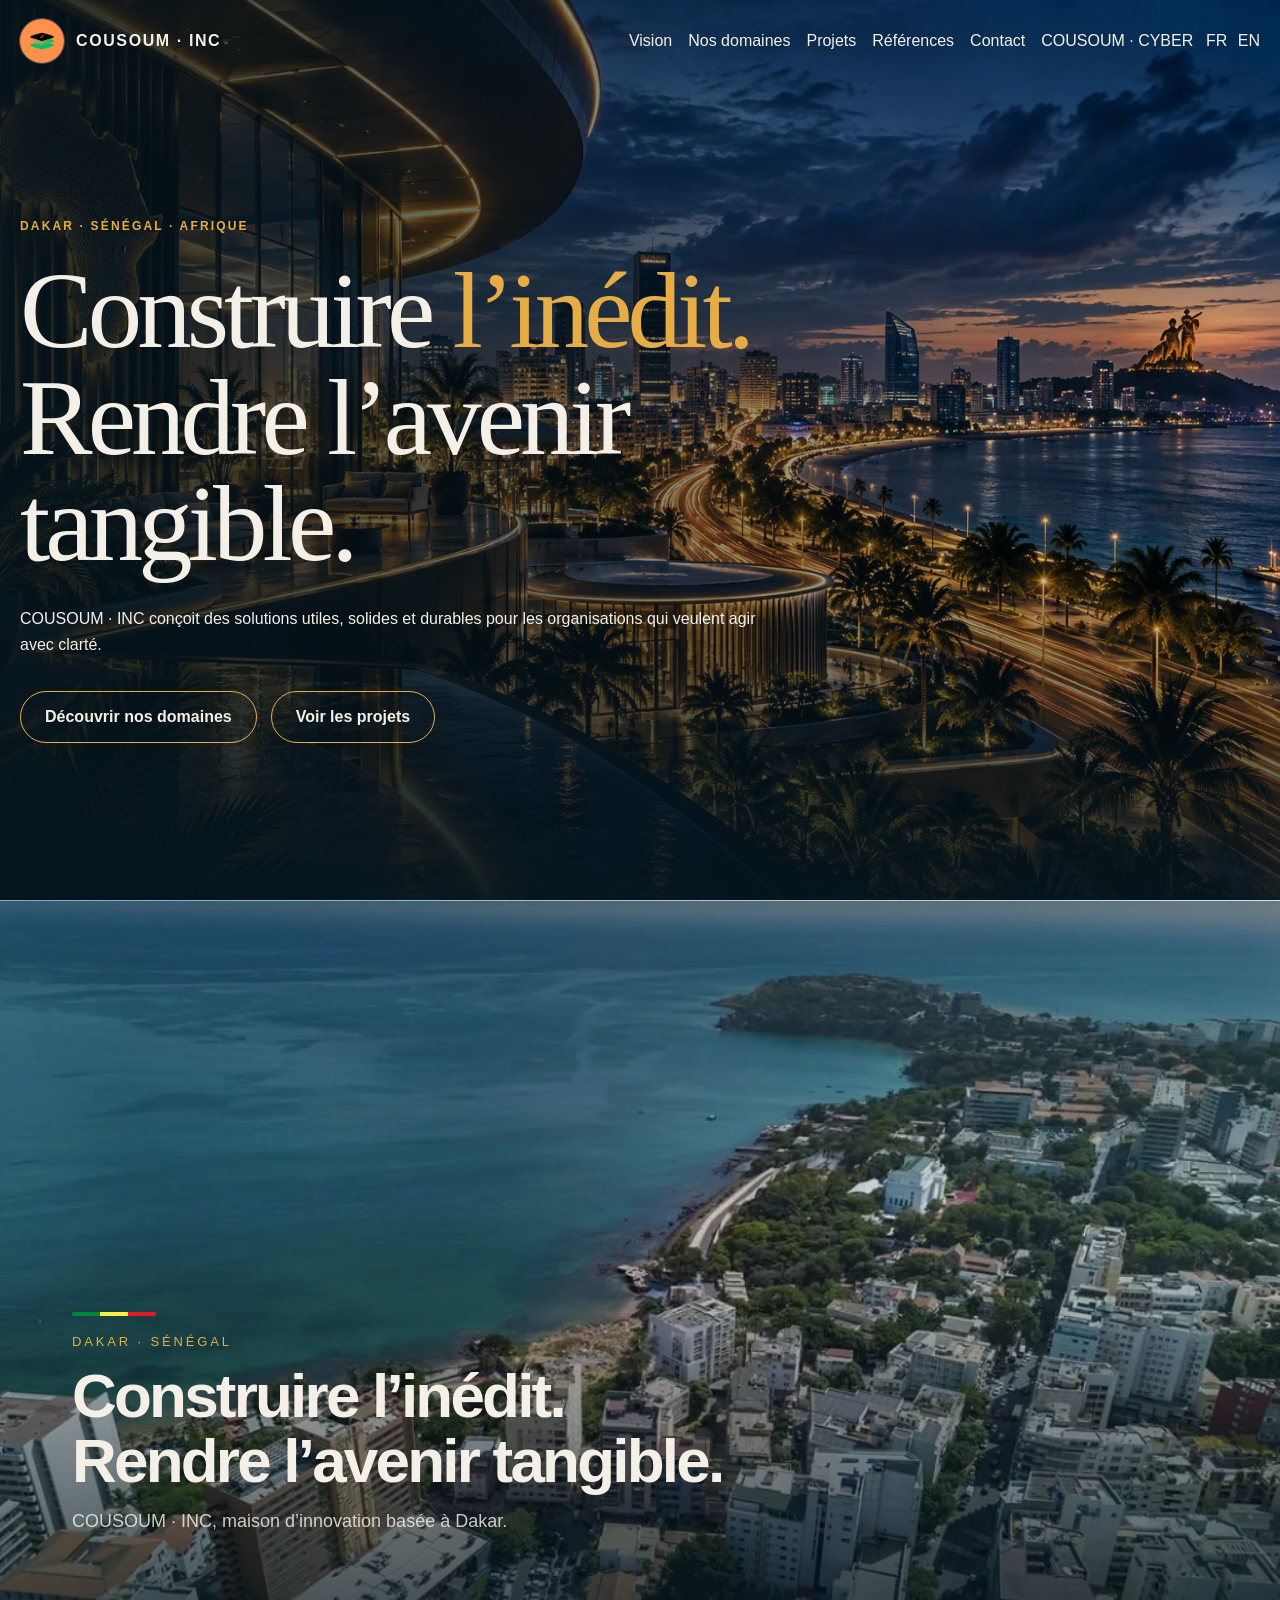
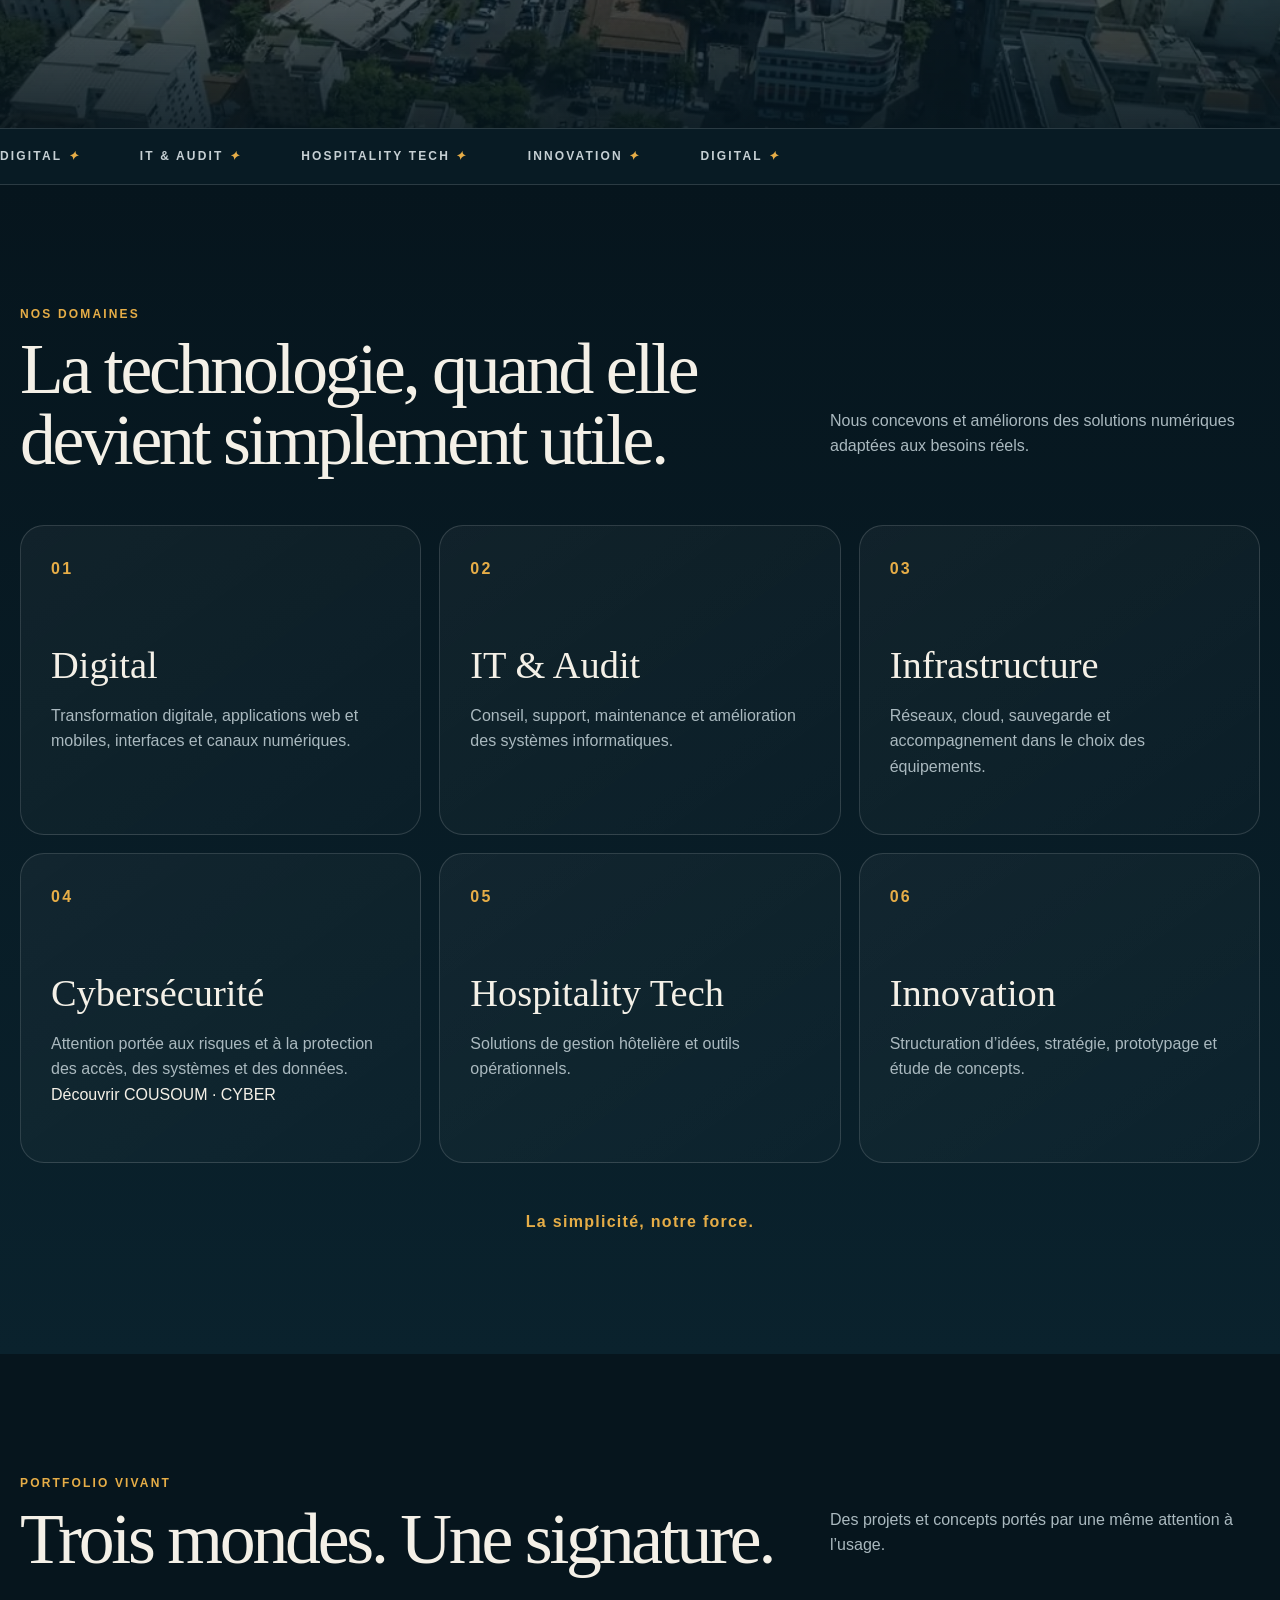
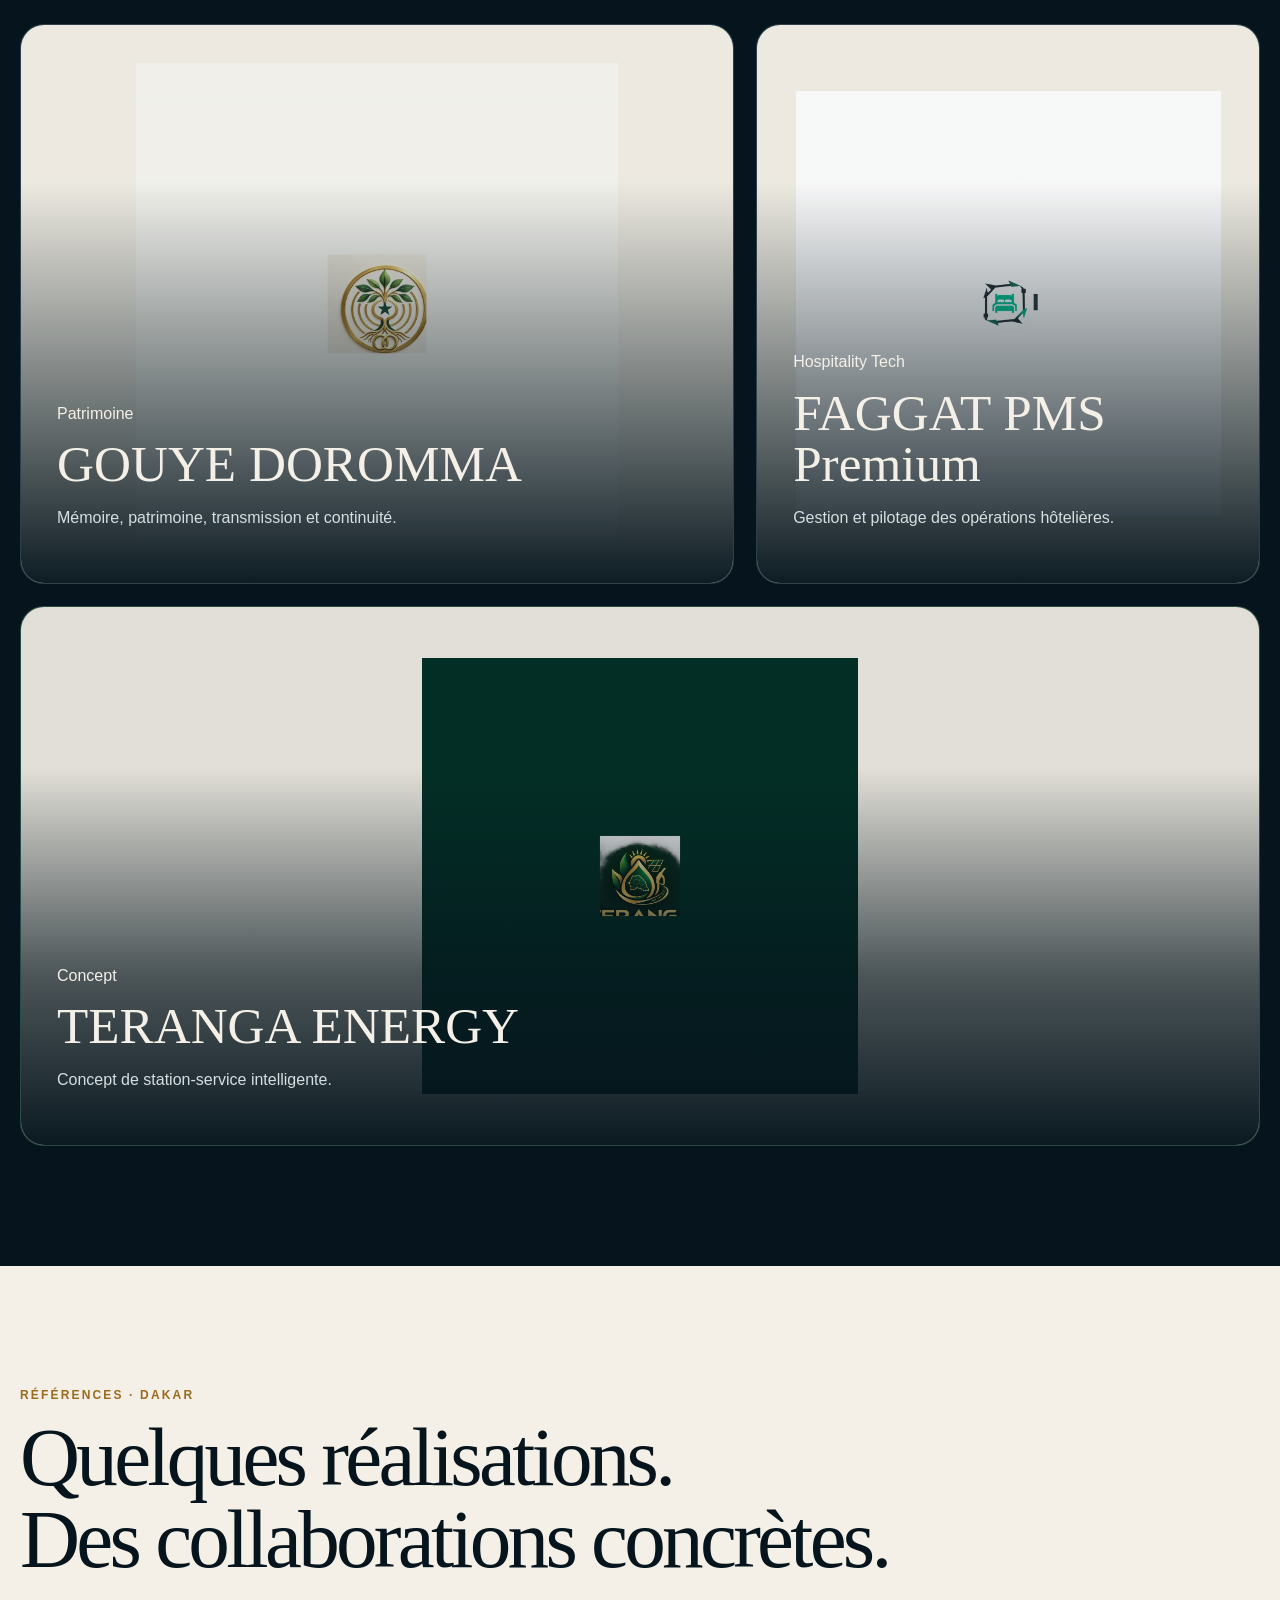
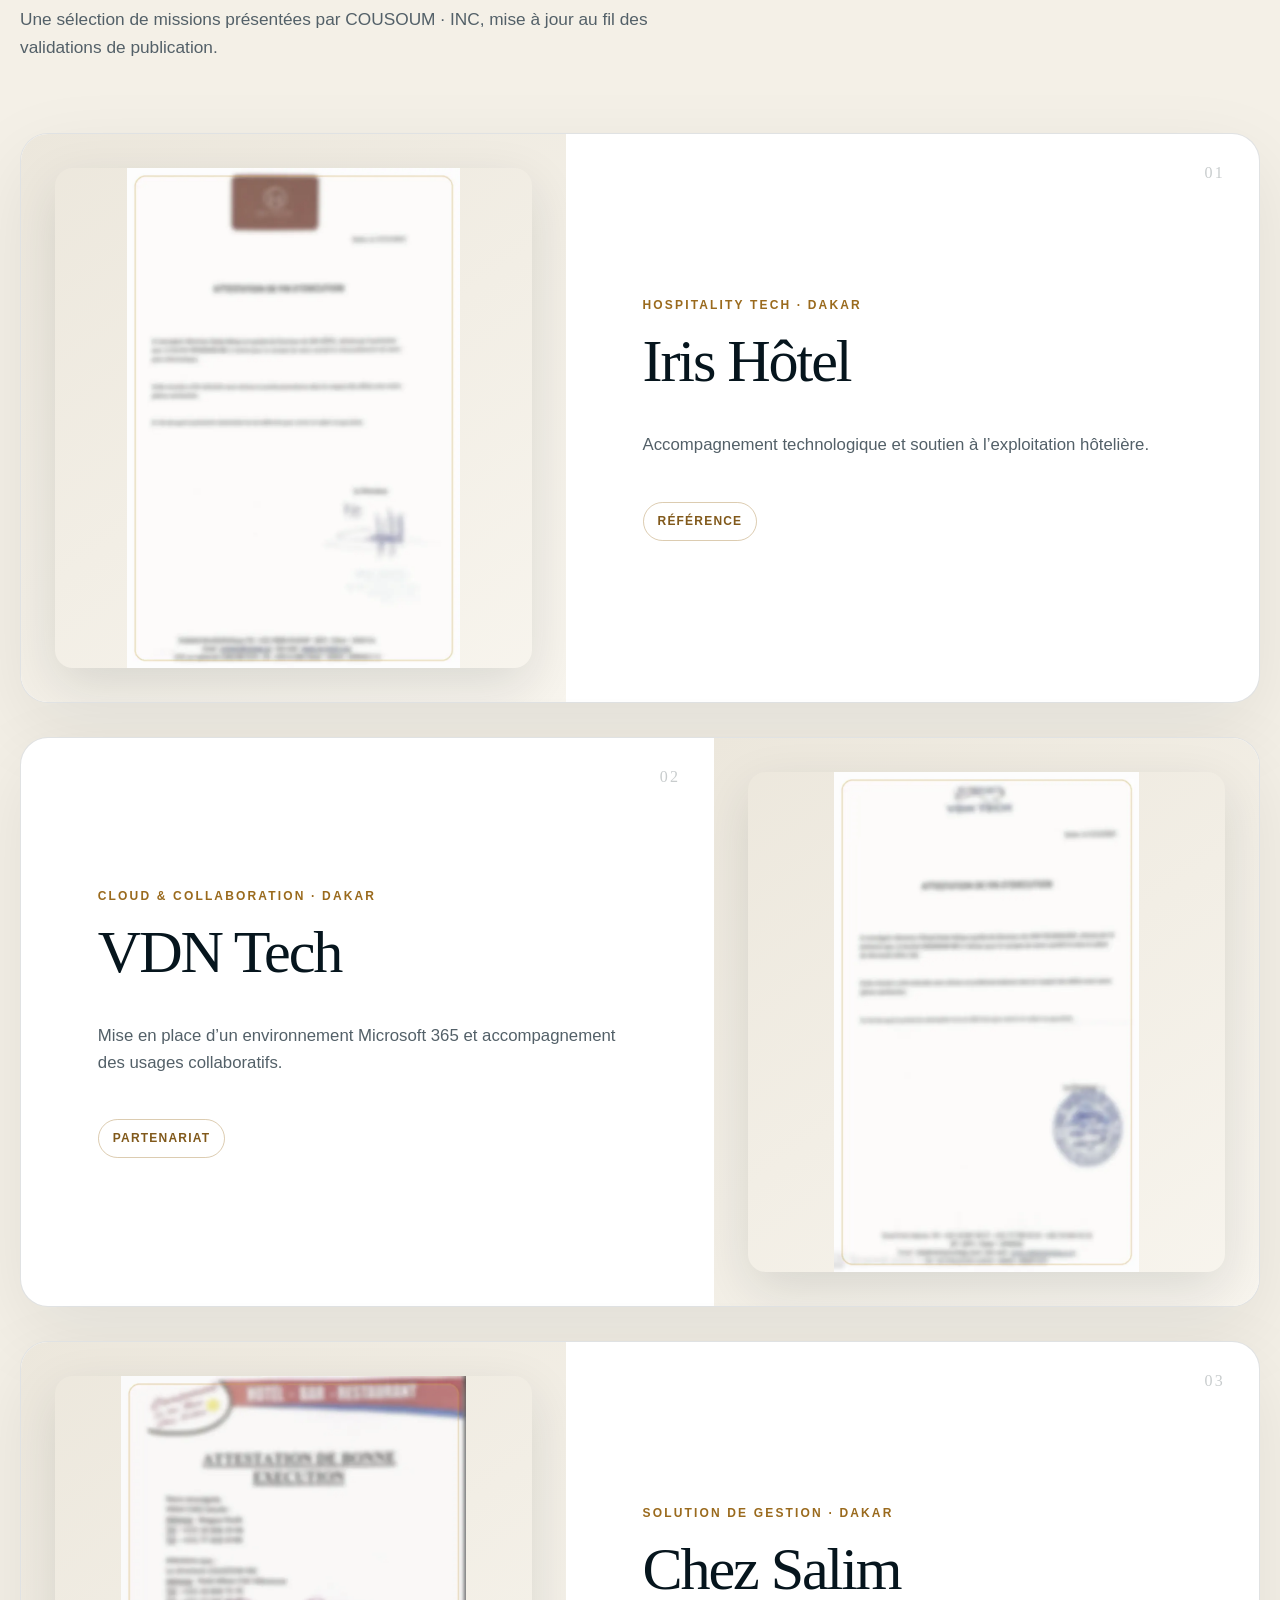
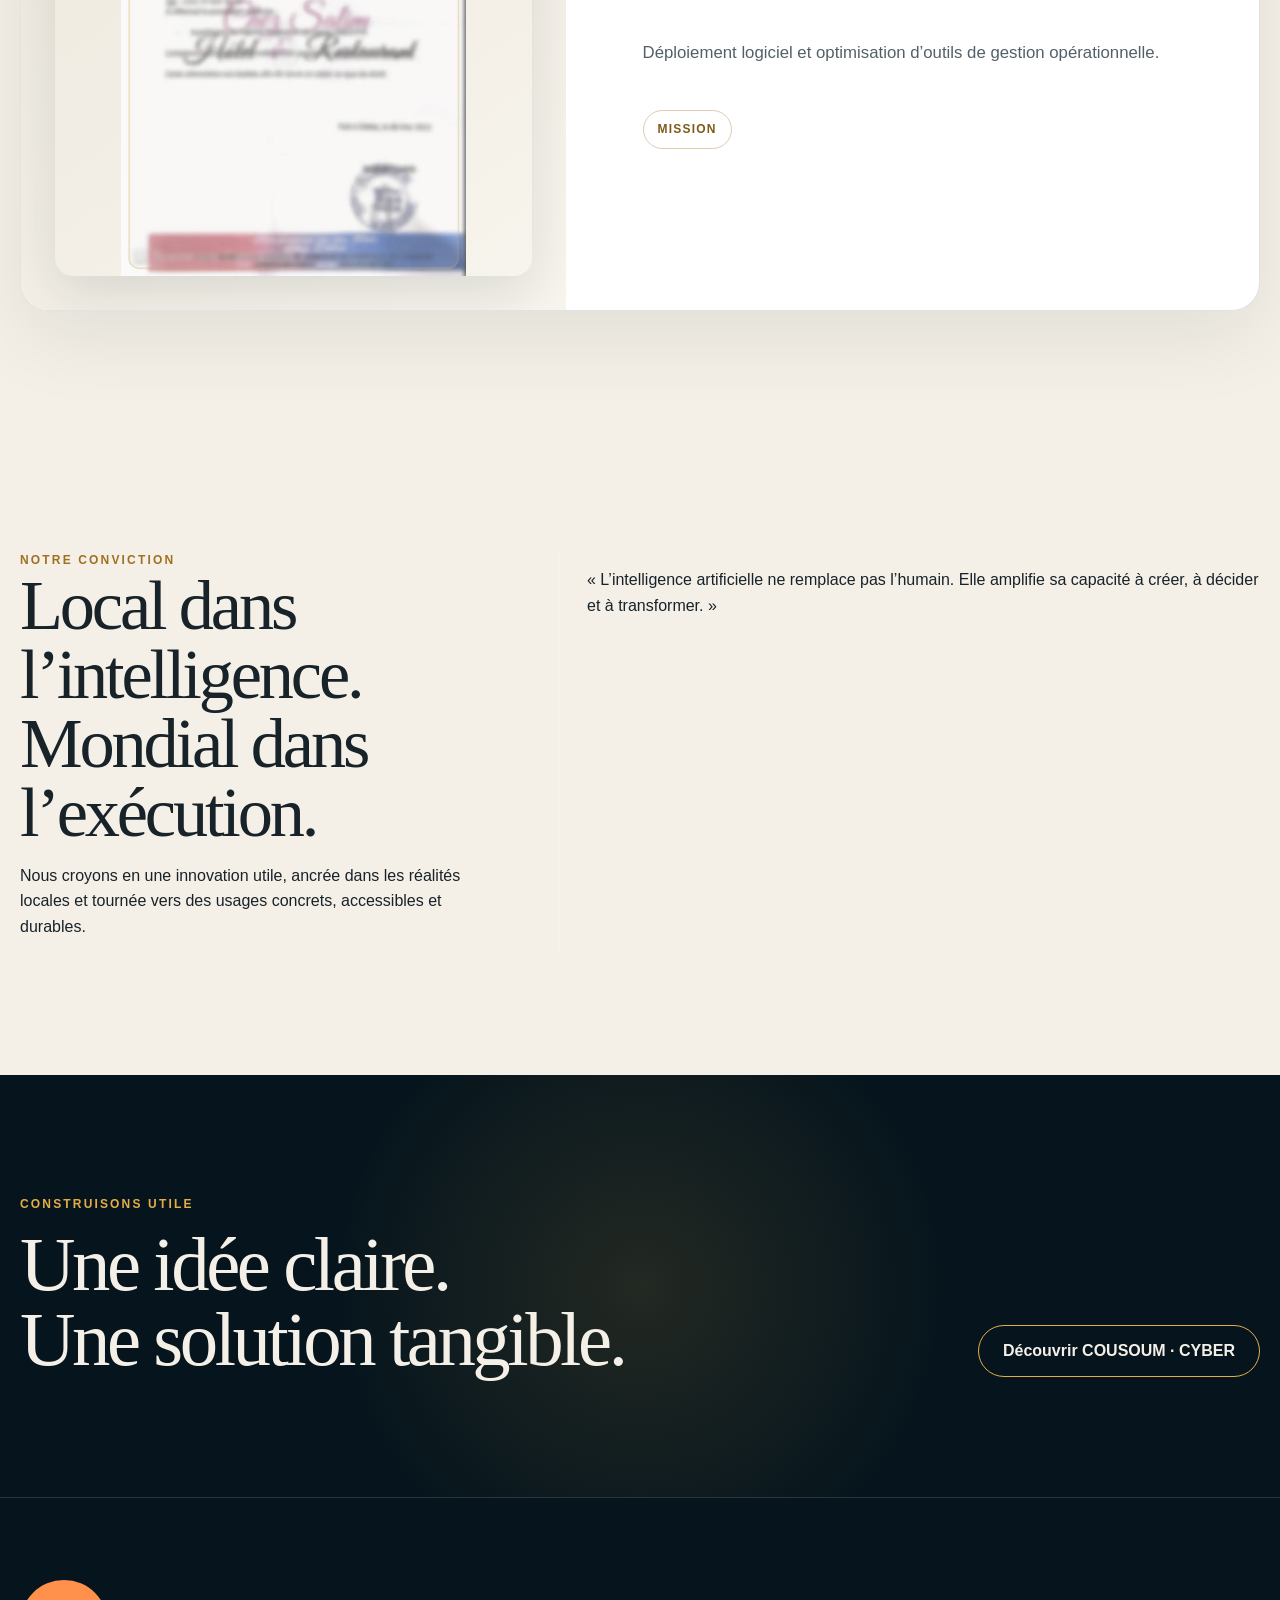
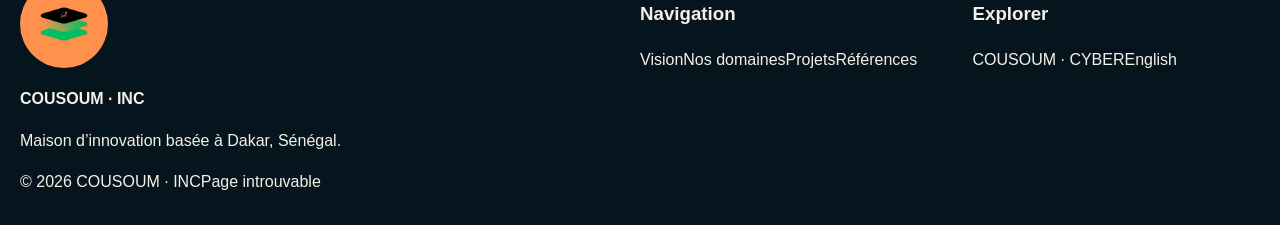
<file: fr/index.html>
<!doctype html>
<html lang="fr">
<head>
  <meta charset="utf-8">
  <meta name="viewport" content="width=device-width,initial-scale=1,viewport-fit=cover">
  <meta name="theme-color" content="#06151d">
  <meta name="description" content="COUSOUM · INC conçoit des solutions numériques, IT, hôtelières et innovantes depuis Dakar, Sénégal.">
  <link rel="canonical" href="https://pims5.github.io/cousoum-inc/fr/">
  <link rel="alternate" hreflang="fr" href="https://pims5.github.io/cousoum-inc/fr/">
  <link rel="alternate" hreflang="en" href="https://pims5.github.io/cousoum-inc/en/">
  <link rel="alternate" hreflang="x-default" href="https://pims5.github.io/cousoum-inc/">
  <link rel="icon" href="../favicon.ico">
  <link rel="apple-touch-icon" href="../apple-touch-icon.png">
  <link rel="manifest" href="../site.webmanifest">
  <link rel="preload" as="image" href="../hero-dakar.webp" type="image/webp" fetchpriority="high">
  <link rel="stylesheet" href="../style.css">
  <link rel="stylesheet" href="../dakar-section.css">
  <meta property="og:type" content="website">
  <meta property="og:locale" content="fr_SN">
  <meta property="og:title" content="COUSOUM · INC | Construire l’inédit">
  <meta property="og:description" content="Construire l’inédit. Rendre l’avenir tangible.">
  <meta property="og:url" content="https://pims5.github.io/cousoum-inc/fr/">
  <meta property="og:image" content="https://pims5.github.io/cousoum-inc/hero-dakar.webp">
  <meta name="twitter:card" content="summary_large_image">
  <title>COUSOUM · INC | Maison d’innovation à Dakar</title>
  <style>.lang-page-nav{display:flex;flex-wrap:wrap;gap:.8rem;align-items:center}.lang-page-nav a{color:inherit;text-underline-offset:.25em}.lang-switch{display:flex;gap:.65rem;white-space:nowrap}.page-nav-links{display:flex;flex-wrap:wrap;gap:.8rem 1rem}@media(max-width:900px){.nav{flex-wrap:wrap}.lang-page-nav{width:100%;justify-content:space-between}.page-nav-links{gap:.65rem}}</style>
</head>
<body>
  <a class="skip" href="#main">Aller au contenu</a>
  <header class="header" data-header>
    <div class="container nav">
      <a class="brand" href="../" aria-label="COUSOUM INC, accueil"><img src="../cousoum-logo.jpg" width="44" height="44" alt="Logo COUSOUM INC"><span>COUSOUM · INC</span></a>
      <nav class="lang-page-nav" aria-label="Navigation principale">
        <div class="page-nav-links"><a href="#vision">Vision</a><a href="#services">Nos domaines</a><a href="#portfolio">Projets</a><a href="#references">Références</a><a href="#contact">Contact</a><a href="../cyber/">COUSOUM · CYBER</a></div>
        <div class="lang-switch" aria-label="Choisir la langue"><a href="./" aria-current="page">FR</a><a href="../en/">EN</a></div>
      </nav>
    </div>
  </header>
  <main id="main">
    <section class="hero" aria-labelledby="hero-title" id="top">
      <div class="hero-media"><img src="../hero-dakar.webp" width="1920" height="1080" alt="Vue panoramique de Dakar et de son littoral" fetchpriority="high" decoding="async"></div>
      <div class="container hero-grid"><div class="reveal"><div class="eyebrow">Dakar · Sénégal · Afrique</div><h1 id="hero-title">Construire <em>l’inédit.</em><br>Rendre l’avenir tangible.</h1><p>COUSOUM · INC conçoit des solutions utiles, solides et durables pour les organisations qui veulent agir avec clarté.</p><div class="actions"><a class="btn" href="#contact">Découvrir nos domaines</a><a class="btn btn-secondary" href="#portfolio">Voir les projets</a></div></div></div>
    </section>
    <section class="dk" data-dk aria-label="Dakar, Sénégal" style="background-image:url('../dakar-01.webp')">
      <ul class="dk-pool" hidden><li data-src="../dakar-01.webp"></li><li data-src="../dakar-02.webp"></li><li data-src="../dakar-03.webp"></li><li data-src="../dakar-05.webp"></li><li data-src="../dakar-06.webp"></li><li data-src="../dakar-07.webp"></li><li data-src="../dakar-08.webp"></li><li data-src="../dakar-09.webp"></li></ul>
      <div class="dk-stage" aria-hidden="true"></div><div class="dk-in"><span class="dk-flag" aria-hidden="true"><i></i><i></i><i></i></span><p class="dk-eye">Dakar · Sénégal</p><h2>Construire l’inédit.<br>Rendre l’avenir tangible.</h2><p class="dk-sub">COUSOUM · INC, maison d’innovation basée à Dakar.</p></div>
    </section>
    <div class="marquee" aria-hidden="true"><div class="marquee-track"><span>DIGITAL <i>✦</i></span><span>IT &amp; AUDIT <i>✦</i></span><span>HOSPITALITY TECH <i>✦</i></span><span>INNOVATION <i>✦</i></span><span>DIGITAL <i>✦</i></span></div></div>
    <section id="services" class="services" aria-labelledby="services-title"><div class="container"><div class="section-head reveal"><div><div class="eyebrow">Nos domaines</div><h2 id="services-title">La technologie, quand elle devient simplement utile.</h2></div><p>Nous concevons et améliorons des solutions numériques adaptées aux besoins réels.</p></div><div class="service-grid">
      <article class="service-card reveal"><span>01</span><h3>Digital</h3><p>Transformation digitale, applications web et mobiles, interfaces et canaux numériques.</p></article>
      <article class="service-card reveal"><span>02</span><h3>IT &amp; Audit</h3><p>Conseil, support, maintenance et amélioration des systèmes informatiques.</p></article>
      <article class="service-card reveal"><span>03</span><h3>Infrastructure</h3><p>Réseaux, cloud, sauvegarde et accompagnement dans le choix des équipements.</p></article>
      <article class="service-card reveal"><span>04</span><h3>Cybersécurité</h3><p>Attention portée aux risques et à la protection des accès, des systèmes et des données.</p><a href="../cyber/">Découvrir COUSOUM · CYBER</a></article>
      <article class="service-card reveal"><span>05</span><h3>Hospitality Tech</h3><p>Solutions de gestion hôtelière et outils opérationnels.</p></article>
      <article class="service-card reveal"><span>06</span><h3>Innovation</h3><p>Structuration d’idées, stratégie, prototypage et étude de concepts.</p></article>
    </div><p class="service-signature reveal">La simplicité, notre force.</p></div></section>
    <section id="portfolio"><div class="container"><div class="section-head reveal"><div><div class="eyebrow">Portfolio vivant</div><h2>Trois mondes. Une signature.</h2></div><p>Des projets et concepts portés par une même attention à l’usage.</p></div><div class="projects">
      <article class="project-card reveal" data-parallax><img loading="lazy" decoding="async" src="../gouye-doromma-icon.webp" width="1600" height="1600" alt="Icône de l’identité visuelle Gouye Doromma"><div class="project-content"><span class="project-tag">Patrimoine</span><h3>GOUYE DOROMMA</h3><p>Mémoire, patrimoine, transmission et continuité.</p></div></article>
      <article class="project-card reveal" data-parallax><img loading="lazy" decoding="async" src="../faggat-icon.webp" width="1600" height="1600" alt="Icône du logo FAGGAT PMS"><div class="project-content"><span class="project-tag">Hospitality Tech</span><h3>FAGGAT PMS Premium</h3><p>Gestion et pilotage des opérations hôtelières.</p></div></article>
      <article class="project-card project-card--teranga reveal" data-parallax><img loading="lazy" decoding="async" src="../teranga-energy-icon.webp" width="1600" height="1600" alt="Icône du logo TERANGA ENERGY"><div class="project-content"><span class="project-tag">Concept</span><h3>TERANGA ENERGY</h3><p>Concept de station-service intelligente.</p></div></article>
    </div></div></section>
    <section class="references" id="references" aria-labelledby="references-title"><div class="container"><div class="references-intro reveal"><div class="eyebrow">Références · Dakar</div><h2 id="references-title">Quelques réalisations.<br>Des collaborations concrètes.</h2><p>Une sélection de missions présentées par COUSOUM · INC, mise à jour au fil des validations de publication.</p></div><div class="reference-showcase">
      <article class="reference-item reveal"><div class="reference-visual"><img loading="lazy" decoding="async" src="../reference-iris-hotel-preview.webp" alt="Aperçu de référence Iris Hôtel" width="1000" height="700"></div><div class="reference-copy"><span class="reference-index">01</span><div class="eyebrow">Hospitality Tech · Dakar</div><h3>Iris Hôtel</h3><p>Accompagnement technologique et soutien à l’exploitation hôtelière.</p><span class="reference-label">Référence</span></div></article>
      <article class="reference-item reverse reveal"><div class="reference-visual"><img loading="lazy" decoding="async" src="../reference-vdn-tech-preview.webp" alt="Aperçu de référence VDN Tech" width="1000" height="700"></div><div class="reference-copy"><span class="reference-index">02</span><div class="eyebrow">Cloud &amp; collaboration · Dakar</div><h3>VDN Tech</h3><p>Mise en place d’un environnement Microsoft 365 et accompagnement des usages collaboratifs.</p><span class="reference-label">Partenariat</span></div></article>
      <article class="reference-item reveal"><div class="reference-visual"><img loading="lazy" decoding="async" src="../reference-chez-salim-preview.webp" alt="Aperçu de référence Chez Salim" width="1000" height="700"></div><div class="reference-copy"><span class="reference-index">03</span><div class="eyebrow">Solution de gestion · Dakar</div><h3>Chez Salim</h3><p>Déploiement logiciel et optimisation d’outils de gestion opérationnelle.</p><span class="reference-label">Mission</span></div></article>
    </div></div></section>
    <section class="light" id="vision"><div class="container manifesto"><div class="reveal"><div class="eyebrow">Notre conviction</div><h2>Local dans l’intelligence. Mondial dans l’exécution.</h2><p>Nous croyons en une innovation utile, ancrée dans les réalités locales et tournée vers des usages concrets, accessibles et durables.</p></div><div class="hero-side reveal"><div class="quote-box"><p>« L’intelligence artificielle ne remplace pas l’humain. Elle amplifie sa capacité à créer, à décider et à transformer. »</p></div></div></div></section>
    <section class="contact" id="contact"><div class="container contact-inner reveal"><div><div class="eyebrow">Construisons utile</div><h2>Une idée claire.<br>Une solution tangible.</h2></div><a class="btn btn-secondary" href="../cyber/">Découvrir COUSOUM · CYBER</a></div></section>
  </main>
  <footer class="footer"><div class="container"><div class="footer-grid"><div><img class="footer-logo" src="../cousoum-logo.jpg" width="88" height="88" alt="Logo COUSOUM INC"><strong>COUSOUM · INC</strong><p>Maison d’innovation basée à Dakar, Sénégal.</p></div><div><h3>Navigation</h3><a href="#vision">Vision</a><a href="#services">Nos domaines</a><a href="#portfolio">Projets</a><a href="#references">Références</a></div><div><h3>Explorer</h3><a href="../cyber/">COUSOUM · CYBER</a><a href="../en/">English</a></div></div><div class="footer-bottom"><span>© 2026 COUSOUM · INC</span><a href="../404.html">Page introuvable</a></div></div></footer>
  <script src="../dakar-section.js" defer></script><script src="../site.js" defer></script>
</body>
</html>
</file>
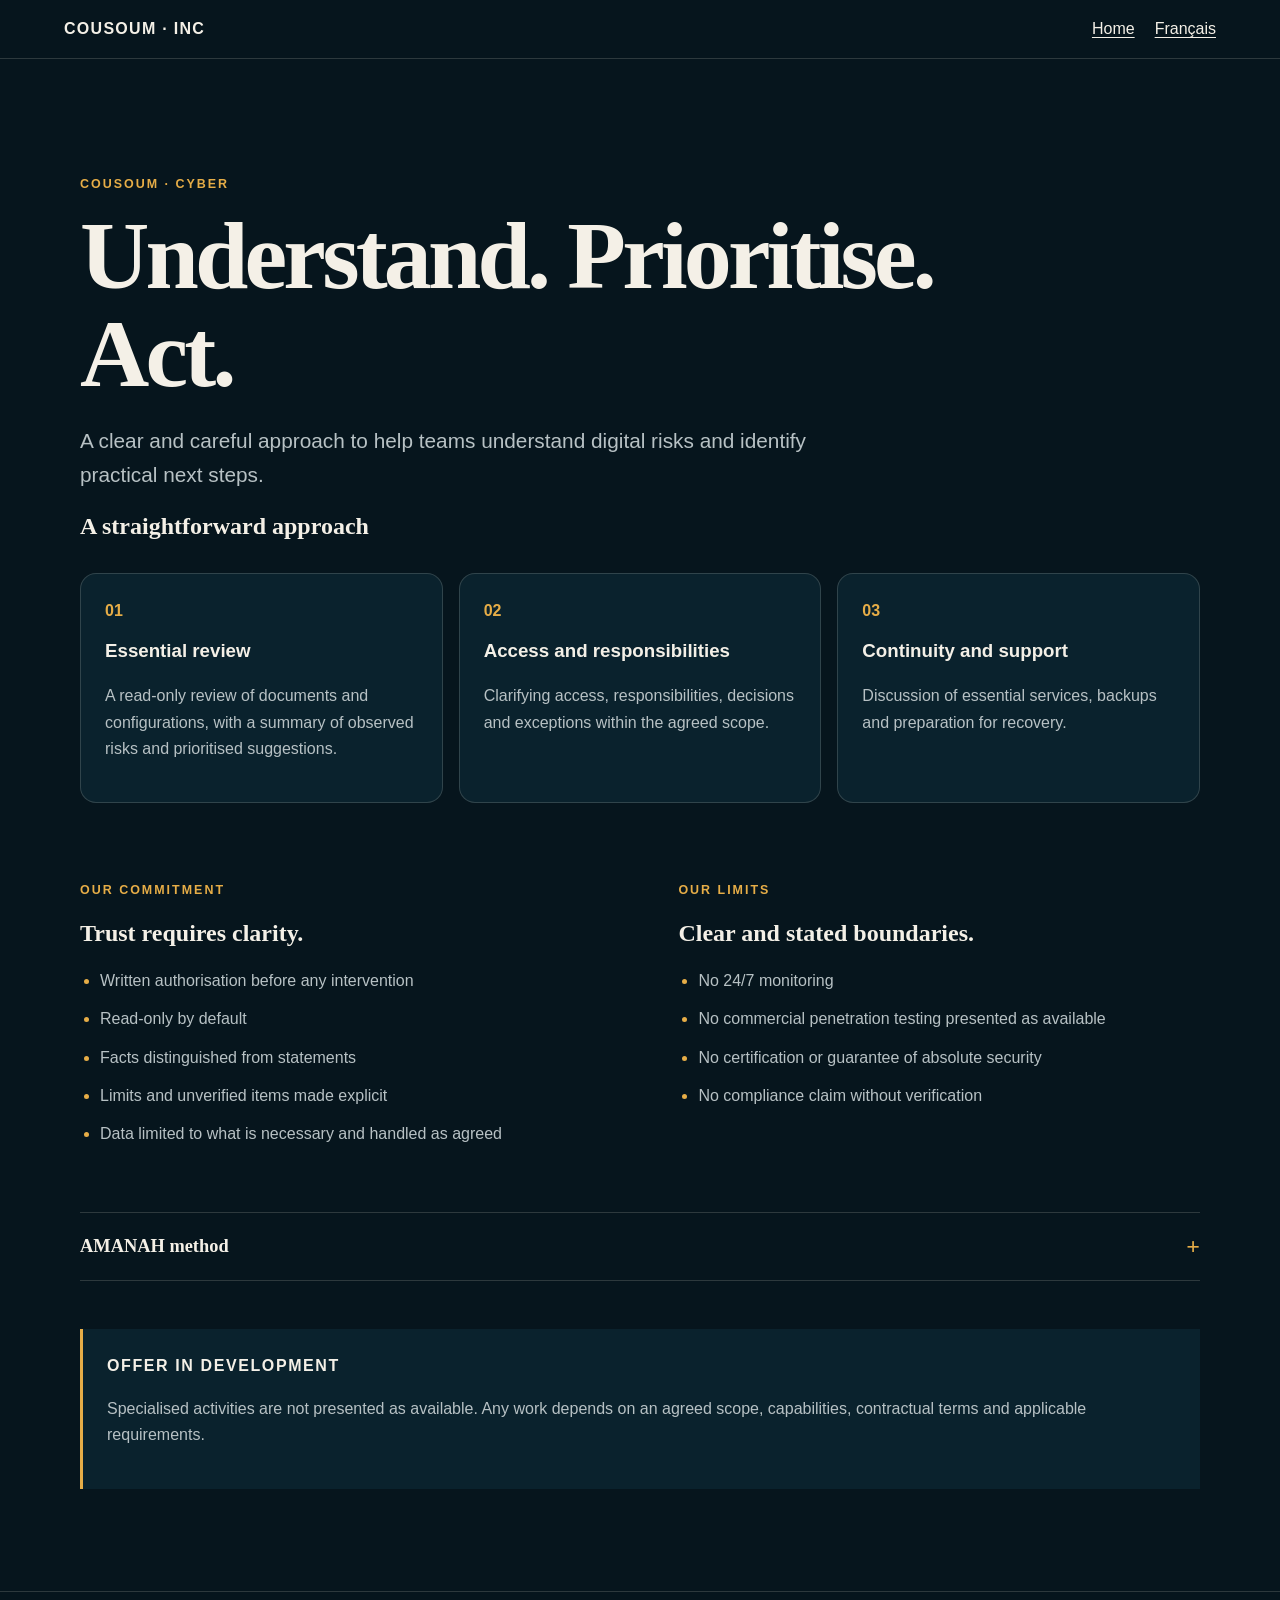
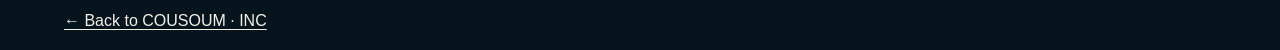
<file: cyber/en/index.html>
<!doctype html>
<html lang="en">
<head>
  <meta charset="utf-8">
  <meta name="viewport" content="width=device-width, initial-scale=1">
  <meta name="theme-color" content="#06151d">
  <meta name="description" content="COUSOUM · CYBER: a clear, careful approach to understanding digital risks and setting practical priorities.">
  <link rel="canonical" href="https://pims5.github.io/cousoum-inc/cyber/en/">
  <link rel="alternate" hreflang="fr" href="https://pims5.github.io/cousoum-inc/cyber/">
  <link rel="alternate" hreflang="en" href="https://pims5.github.io/cousoum-inc/cyber/en/">
  <link rel="alternate" hreflang="x-default" href="https://pims5.github.io/cousoum-inc/cyber/">
  <link rel="icon" href="../../favicon.ico">
  <link rel="stylesheet" href="../../cyber.css">
  <title>COUSOUM · CYBER | Understand. Prioritise. Act.</title>
</head>
<body>
  <a class="cyber-skip" href="#main">Skip to content</a>
  <header class="cyber-header">
    <a class="cyber-brand" href="../../" aria-label="Return to COUSOUM · INC">COUSOUM · INC</a>
    <nav aria-label="Main navigation">
      <a href="../../en/">Home</a>
      <a href="../">Français</a>
    </nav>
  </header>
  <main id="main" class="cyber">
    <div class="cyber__inner">
      <p class="cyber__eyebrow">COUSOUM · CYBER</p>
      <h1>Understand. Prioritise. Act.</h1>
      <p class="cyber__lead">A clear and careful approach to help teams understand digital risks and identify practical next steps.</p>

      <section aria-labelledby="offer-title">
        <h2 id="offer-title">A straightforward approach</h2>
        <div class="cyber__grid">
          <article class="cyber-card"><span>01</span><h3>Essential review</h3><p>A read-only review of documents and configurations, with a summary of observed risks and prioritised suggestions.</p></article>
          <article class="cyber-card"><span>02</span><h3>Access and responsibilities</h3><p>Clarifying access, responsibilities, decisions and exceptions within the agreed scope.</p></article>
          <article class="cyber-card"><span>03</span><h3>Continuity and support</h3><p>Discussion of essential services, backups and preparation for recovery.</p></article>
        </div>
      </section>

      <div class="cyber__columns">
        <section aria-labelledby="commitment-title">
          <p class="cyber__label">Our commitment</p>
          <h2 id="commitment-title">Trust requires clarity.</h2>
          <ul class="cyber-list">
            <li>Written authorisation before any intervention</li>
            <li>Read-only by default</li>
            <li>Facts distinguished from statements</li>
            <li>Limits and unverified items made explicit</li>
            <li>Data limited to what is necessary and handled as agreed</li>
          </ul>
        </section>
        <section aria-labelledby="limits-title">
          <p class="cyber__label">Our limits</p>
          <h2 id="limits-title">Clear and stated boundaries.</h2>
          <ul class="cyber-list">
            <li>No 24/7 monitoring</li>
            <li>No commercial penetration testing presented as available</li>
            <li>No certification or guarantee of absolute security</li>
            <li>No compliance claim without verification</li>
          </ul>
        </section>
      </div>

      <section class="cyber-accordion" data-cyber-accordion aria-labelledby="amanah-title">
        <h2><button type="button" aria-expanded="false" aria-controls="cyber-method-en" id="amanah-title">AMANAH method <span aria-hidden="true">+</span></button></h2>
        <div id="cyber-method-en" role="region" aria-labelledby="amanah-title" hidden>
          <dl class="cyber-method">
            <div><dt>Authorisation</dt><dd>No action without valid approval.</dd></div>
            <div><dt>Minimisation</dt><dd>Access and collection limited to what is needed.</dd></div>
            <div><dt>Accountability</dt><dd>Each access and decision has an identified owner.</dd></div>
            <div><dt>Neutrality</dt><dd>Inform without creating unnecessary fear.</dd></div>
            <div><dt>Anticipation</dt><dd>Prepare backups and recovery steps.</dd></div>
            <div><dt>Honesty</dt><dd>Do not claim more than has been verified.</dd></div>
          </dl>
          <p class="cyber__note">AMANAH is an internal method. It is not a standard or a certification.</p>
        </div>
      </section>

      <aside class="cyber__status" aria-label="Offer status">
        <strong>OFFER IN DEVELOPMENT</strong>
        <p>Specialised activities are not presented as available. Any work depends on an agreed scope, capabilities, contractual terms and applicable requirements.</p>
      </aside>
    </div>
  </main>
  <footer class="cyber-footer"><a href="../../en/">← Back to COUSOUM · INC</a></footer>
  <script src="../../cyber.js" defer></script>
</body>
</html>
</file>
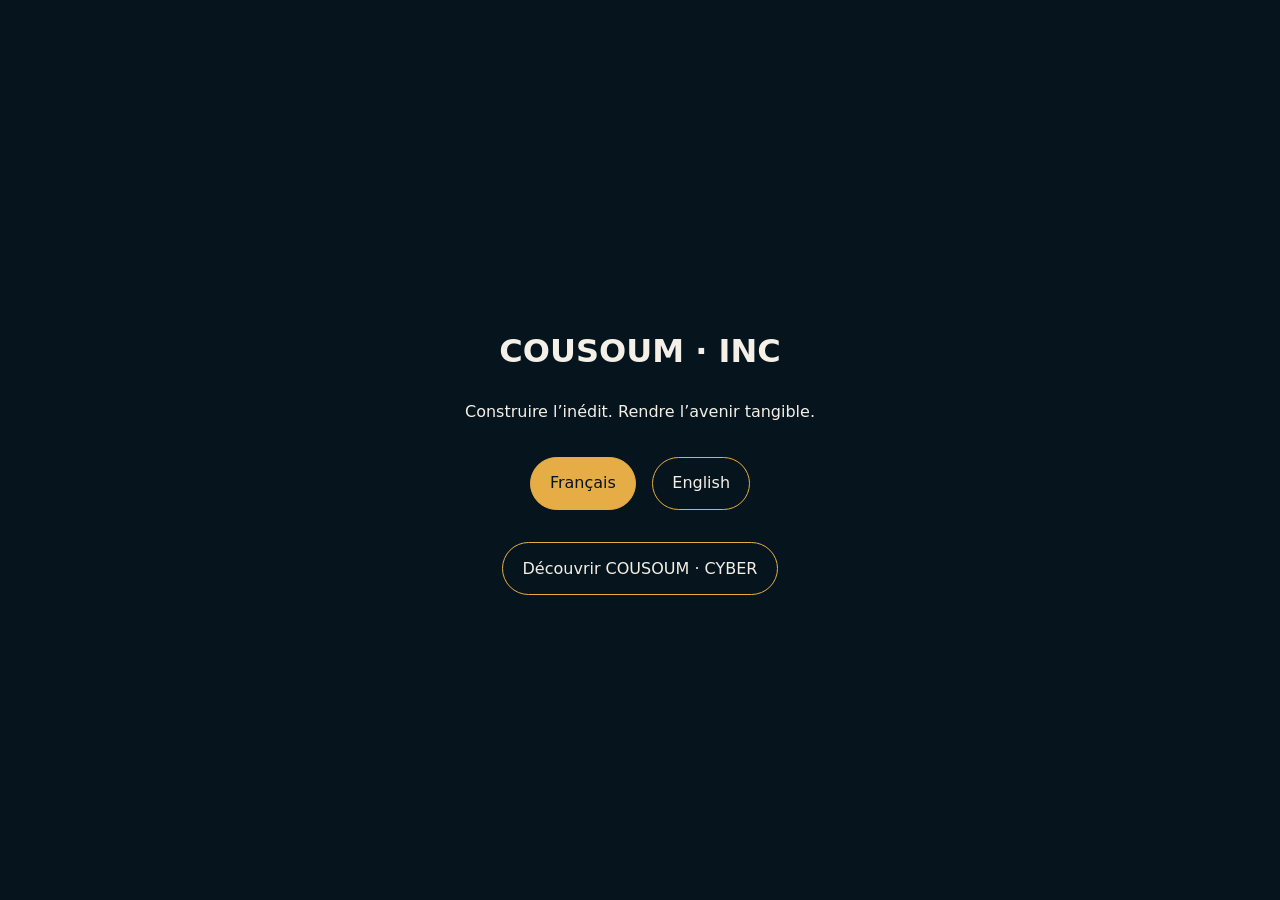
<file: language.html>
<!doctype html>
<html lang="fr">
<head>
  <meta charset="utf-8">
  <meta name="viewport" content="width=device-width, initial-scale=1">
  <meta name="theme-color" content="#06151d">
  <title>COUSOUM · INC | Choisir une langue</title>
  <meta name="description" content="COUSOUM · INC, maison d’innovation basée à Dakar, Sénégal.">
  <link rel="canonical" href="https://pims5.github.io/cousoum-inc/">
  <link rel="alternate" hreflang="fr" href="https://pims5.github.io/cousoum-inc/">
  <link rel="alternate" hreflang="en" href="https://pims5.github.io/cousoum-inc/en/">
  <link rel="alternate" hreflang="x-default" href="https://pims5.github.io/cousoum-inc/">
  <style>body{margin:0;min-height:100vh;display:grid;place-items:center;padding:1.5rem;box-sizing:border-box;background:#06151d;color:#f4f0e7;font:16px/1.6 system-ui,sans-serif}.card{width:min(42rem,100%);text-align:center}.links{display:flex;justify-content:center;gap:1rem;flex-wrap:wrap;margin:2rem 0}.links a,.cyber{display:inline-block;padding:.8rem 1.2rem;border:1px solid #e6ad47;border-radius:999px;color:inherit;text-decoration:none}.links a:first-child{background:#e6ad47;color:#06151d}a:focus-visible{outline:3px solid #f4f0e7;outline-offset:4px}</style>
</head>
<body>
  <main class="card">
    <h1>COUSOUM · INC</h1>
    <p>Construire l’inédit. Rendre l’avenir tangible.</p>
    <nav class="links" aria-label="Choisir la langue">
      <a href="./">Français</a>
      <a href="en/">English</a>
    </nav>
    <a class="cyber" href="cyber/">Découvrir COUSOUM · CYBER</a>
  </main>
</body>
</html>
</file>
<file: cyber.css>
:root {
  color-scheme: dark;
  --cyber-bg: #06151d;
  --cyber-surface: #0a222d;
  --cyber-text: #f4f0e7;
  --cyber-muted: #b7c1c4;
  --cyber-gold: #e6ad47;
  --cyber-line: rgba(244, 240, 231, .16);
}

* { box-sizing: border-box; }
html { scroll-behavior: smooth; }
body {
  margin: 0;
  background: var(--cyber-bg);
  color: var(--cyber-text);
  font-family: Inter, -apple-system, BlinkMacSystemFont, "Segoe UI", sans-serif;
  line-height: 1.65;
}
a { color: inherit; }
.cyber-skip { position: absolute; left: -9999px; top: 1rem; z-index: 5; padding: .6rem 1rem; background: var(--cyber-gold); color: var(--cyber-bg); }
.cyber-skip:focus { left: 1rem; }
.cyber-header, .cyber-footer { display: flex; justify-content: space-between; align-items: center; gap: 1rem; padding: 1rem clamp(1rem, 5vw, 4rem); border-bottom: 1px solid var(--cyber-line); }
.cyber-header nav { display: flex; gap: 1.25rem; }
.cyber-header a, .cyber-footer a { text-decoration-thickness: .08em; text-underline-offset: .2em; }
.cyber-brand { font-weight: 800; letter-spacing: .08em; text-decoration: none; }
.cyber { padding: clamp(3rem, 8vw, 7rem) 1.25rem; }
.cyber__inner { width: min(1120px, 100%); margin: 0 auto; }
.cyber__eyebrow, .cyber__label { color: var(--cyber-gold); font-size: .78rem; font-weight: 750; letter-spacing: .16em; text-transform: uppercase; }
.cyber h1 { max-width: 900px; margin: .4rem 0 1rem; font-family: Georgia, "Times New Roman", serif; font-size: clamp(2.6rem, 8vw, 6rem); font-weight: 700; line-height: 1.02; letter-spacing: -.04em; }
.cyber h2 { font-family: Georgia, "Times New Roman", serif; line-height: 1.15; }
.cyber__lead { max-width: 760px; color: var(--cyber-muted); font-size: clamp(1.05rem, 2vw, 1.3rem); }
.cyber__grid { display: grid; grid-template-columns: repeat(3, minmax(0, 1fr)); gap: 1rem; margin: 2rem 0 4rem; }
.cyber-card { min-width: 0; padding: 1.5rem; border: 1px solid var(--cyber-line); border-radius: 1rem; background: var(--cyber-surface); }
.cyber-card > span { color: var(--cyber-gold); font-weight: 800; }
.cyber-card h3 { margin: .75rem 0 .4rem; }
.cyber-card p, .cyber__columns li, .cyber__status p { color: var(--cyber-muted); }
.cyber__columns { display: grid; grid-template-columns: repeat(2, minmax(0, 1fr)); gap: clamp(2rem, 6vw, 5rem); margin: 3rem 0; }
.cyber-list { display: grid; gap: .75rem; padding-left: 1.25rem; }
.cyber-list li::marker { color: var(--cyber-gold); }
.cyber-accordion { margin: 3rem 0; border-top: 1px solid var(--cyber-line); border-bottom: 1px solid var(--cyber-line); }
.cyber-accordion h2 { margin: 0; }
.cyber-accordion button { display: flex; width: 100%; justify-content: space-between; align-items: center; gap: 1rem; padding: 1.25rem 0; border: 0; background: transparent; color: inherit; font: inherit; font-size: 1.15rem; font-weight: 700; text-align: left; cursor: pointer; }
.cyber-accordion button:focus-visible, a:focus-visible { outline: 3px solid var(--cyber-gold); outline-offset: 4px; }
.cyber-accordion button span { color: var(--cyber-gold); font-size: 1.5rem; }
.cyber-accordion [role="region"] { padding: 0 0 1.5rem; }
.cyber-method { display: grid; grid-template-columns: repeat(2, minmax(0, 1fr)); gap: 1rem; }
.cyber-method div { padding: 1rem; border: 1px solid var(--cyber-line); border-radius: .75rem; }
.cyber-method dt { color: var(--cyber-gold); font-weight: 750; }
.cyber-method dd { margin: .35rem 0 0; color: var(--cyber-muted); }
.cyber__note { color: var(--cyber-muted); }
.cyber__status { margin-top: 3rem; padding: 1.5rem; border-left: 3px solid var(--cyber-gold); background: var(--cyber-surface); }
.cyber__status strong { letter-spacing: .1em; }
.cyber-footer { border-top: 1px solid var(--cyber-line); border-bottom: 0; }
[hidden] { display: none !important; }

@media (max-width: 760px) {
  .cyber__grid { grid-template-columns: 1fr; }
  .cyber__columns, .cyber-method { grid-template-columns: 1fr; }
  .cyber-header { align-items: flex-start; }
  .cyber-header nav { flex-wrap: wrap; justify-content: flex-end; gap: .75rem; }
}
@media (max-width: 420px) {
  .cyber-header, .cyber-footer { align-items: flex-start; flex-direction: column; }
  .cyber { padding-inline: 1rem; }
}
@media (prefers-reduced-motion: reduce) {
  html { scroll-behavior: auto; }
  *, *::before, *::after { animation-duration: .01ms !important; animation-iteration-count: 1 !important; transition-duration: .01ms !important; }
}
</file>
<file: style.css>
:root{--ink:#06151d;--navy:#0a222d;--gold:#e6ad47;--cream:#f4f0e7;--white:#fff;--muted:#aab9bf;--line:rgba(255,255,255,.14);--max:1240px;--radius:24px;--ease:cubic-bezier(.16,1,.3,1)}
*{box-sizing:border-box}html{scroll-behavior:smooth;background:var(--ink)}body{margin:0;color:var(--cream);background:var(--ink);font-family:Inter,-apple-system,BlinkMacSystemFont,"Segoe UI",sans-serif;line-height:1.6;overflow-x:hidden}a{color:inherit;text-decoration:none}img{display:block;max-width:100%}.container{width:min(calc(100% - 40px),var(--max));margin:auto}.skip{position:fixed;left:12px;top:-80px;background:var(--gold);color:var(--ink);padding:12px 16px;z-index:10000}.skip:focus{top:12px}a:focus-visible,button:focus-visible{outline:3px solid var(--gold);outline-offset:4px}.header{position:fixed;inset:0 0 auto;z-index:1000;transition:.35s var(--ease)}.header.scrolled{background:rgba(6,21,29,.88);backdrop-filter:blur(18px);border-bottom:1px solid var(--line)}.nav{min-height:82px;display:flex;align-items:center;justify-content:space-between;gap:24px}.brand{display:flex;align-items:center;gap:12px;font-weight:900;letter-spacing:.1em}.brand img{border-radius:50%;object-fit:cover;box-shadow:0 0 0 1px rgba(255,255,255,.25)}.desktop{display:flex;align-items:center;gap:24px;font-size:14px}.desktop a{position:relative}.desktop a:not(.btn)::after{content:"";position:absolute;left:0;right:100%;bottom:-5px;height:1px;background:var(--gold);transition:.3s var(--ease)}.desktop a:hover::after,.desktop a[aria-current="page"]::after{right:0}.private-disabled{min-height:46px;padding:0 20px;border:1px solid rgba(230,173,71,.42);border-radius:999px;display:inline-flex;align-items:center;color:var(--muted);cursor:not-allowed}.menu-btn{display:none;width:50px;height:50px;border:1px solid var(--line);border-radius:50%;background:rgba(255,255,255,.05);color:var(--cream)}.menu-btn span{display:block;width:24px;height:1px;background:var(--gold);margin:7px auto}.mobile-menu{position:fixed;inset:0;z-index:950;background:radial-gradient(circle at 80% 10%,rgba(230,173,71,.16),transparent 34%),var(--ink);padding:max(120px,calc(env(safe-area-inset-top) + 92px)) max(24px,env(safe-area-inset-right)) max(40px,env(safe-area-inset-bottom)) max(24px,env(safe-area-inset-left));overflow:auto}.mobile-menu[hidden]{display:none}.mobile-menu ol{list-style:none;padding:0;margin:0}.mobile-menu li{border-top:1px solid var(--line)}.mobile-menu a{display:block;padding:18px 0;font:clamp(1.8rem,8vw,3rem)/1 Georgia,"Times New Roman",serif}.mobile-note{max-width:480px;color:var(--muted)}.eyebrow{color:var(--gold);font-size:12px;font-weight:900;letter-spacing:.18em;text-transform:uppercase}.hero{min-height:100svh;position:relative;display:flex;align-items:end;padding:150px 0 90px;isolation:isolate}.hero-media{position:absolute;inset:0;z-index:-2}.hero-media img{width:100%;height:100%;object-fit:cover;object-position:center 45%;filter:saturate(.92) contrast(1.03)}.hero::after{content:"";position:absolute;inset:0;z-index:-1;background:linear-gradient(90deg,rgba(6,21,29,.88) 0%,rgba(6,21,29,.52) 46%,rgba(6,21,29,.08) 100%),linear-gradient(0deg,rgba(6,21,29,.92),transparent 38%)}.hero-grid{display:grid;grid-template-columns:1.25fr .75fr;gap:60px;align-items:end}.hero h1,h2{font-family:Georgia,"Times New Roman",serif;font-weight:400;line-height:.98;letter-spacing:-.045em}.hero h1{font-size:clamp(3.4rem,8.5vw,8rem);margin:22px 0 28px;max-width:980px}.hero h1 em{font-style:normal;color:var(--gold)}.lead{font-size:clamp(1.05rem,2vw,1.28rem);color:#dbe3e5;max-width:760px}.hero-side{border-left:1px solid rgba(255,255,255,.3);padding-left:28px}.hero-side strong{display:block;font:2.2rem Georgia,serif;color:var(--gold)}.actions{display:flex;flex-wrap:wrap;gap:14px;margin-top:34px}.btn{min-height:52px;padding:0 24px;border:1px solid var(--gold);border-radius:999px;display:inline-flex;align-items:center;justify-content:center;font-weight:800;transition:.35s var(--ease)}.btn:hover{transform:translateY(-3px);box-shadow:0 14px 40px rgba(230,173,71,.18)}.btn.gold{background:var(--gold);color:var(--ink)}.marquee{overflow:hidden;border-block:1px solid var(--line);background:#081b24}.marquee-track{display:flex;width:max-content;gap:60px;padding:18px 0;animation:scroll 30s linear infinite}.marquee span{font-size:12px;font-weight:900;letter-spacing:.18em;color:#c6d0d4}.marquee i{color:var(--gold)}@keyframes scroll{to{transform:translateX(-50%)}}section{padding:120px 0}.section-head{display:flex;justify-content:space-between;align-items:end;gap:40px;margin-bottom:50px}.section-head h2{font-size:clamp(2.5rem,5.6vw,5.5rem);margin:10px 0 0;max-width:880px}.section-head p{max-width:430px;color:var(--muted)}.services{background:linear-gradient(180deg,var(--ink),var(--navy))}.service-grid{display:grid;grid-template-columns:repeat(3,1fr);gap:18px}.service-card{min-height:310px;padding:30px;border:1px solid var(--line);border-radius:var(--radius);background:linear-gradient(145deg,rgba(255,255,255,.045),rgba(255,255,255,.015));transition:.4s var(--ease)}.service-card:hover{transform:translateY(-6px);border-color:rgba(230,173,71,.5)}.service-card>span{color:var(--gold);font-weight:900;letter-spacing:.14em}.service-card h3{font:clamp(1.8rem,3vw,2.8rem)/1 Georgia,serif;margin:65px 0 18px}.service-card p{color:var(--muted);margin:0}.service-signature{text-align:center;color:var(--gold);font-weight:800;letter-spacing:.08em;margin:46px 0 0}.projects{display:grid;grid-template-columns:repeat(12,1fr);gap:22px}.project-card{position:relative;min-height:560px;border-radius:var(--radius);overflow:hidden;isolation:isolate;border:1px solid var(--line);background:var(--navy)}.project-card:nth-child(1){grid-column:span 7}.project-card:nth-child(2){grid-column:span 5}.project-card:nth-child(3){grid-column:span 12;min-height:540px}.project-card img{position:absolute;inset:0;width:100%;height:100%;object-fit:cover;z-index:-2;transition:1.2s var(--ease)}.project-card::after{content:"";position:absolute;inset:0;z-index:-1;background:linear-gradient(0deg,rgba(6,21,29,.97),rgba(6,21,29,.03) 72%)}.project-card:hover img{transform:scale(1.045)}.project-card--teranga{background:#062d22}.project-card--teranga img{object-fit:contain;object-position:center;padding:clamp(22px,4vw,58px)}.project-card--teranga::after{background:linear-gradient(0deg,rgba(6,21,29,.98) 0%,rgba(6,21,29,.7) 32%,rgba(6,21,29,.08) 70%)}.project-content{position:absolute;left:0;right:0;bottom:0;padding:36px}.project-content h3{font:clamp(2.1rem,4vw,4.3rem)/1 Georgia,serif;margin:12px 0}.project-content p{max-width:660px;color:#d5dfe2}.light{background:var(--cream);color:#182229}.light .eyebrow{color:#9f7022}.manifesto{display:grid;grid-template-columns:.8fr 1.2fr;gap:70px}.manifesto h2{font-size:clamp(2.5rem,5.5vw,5.4rem);margin:0}.manifesto blockquote{margin:0;font:clamp(1.7rem,3.5vw,3.2rem)/1.28 Georgia,serif}.stats{display:grid;grid-template-columns:repeat(3,1fr);gap:1px;background:#d7d2c9;margin-top:70px}.stat{background:var(--cream);padding:32px}.stat strong{display:block;font:3rem Georgia,serif;color:#9f7022}.contact{background:radial-gradient(circle at center,rgba(230,173,71,.13),transparent 45%)}.contact-inner{display:flex;align-items:end;justify-content:space-between;gap:40px}.contact h2{font-size:clamp(2.7rem,6vw,6rem);margin:12px 0 0}.footer{padding:82px 0 30px;border-top:1px solid var(--line)}.footer-grid{display:grid;grid-template-columns:2fr 1fr 1fr;gap:45px}.footer nav{display:flex;flex-direction:column;gap:10px;color:#c2cdd1}.footer-logo{border-radius:50%;object-fit:cover;margin-bottom:18px}.copyright{margin-top:52px;padding-top:22px;border-top:1px solid var(--line);color:var(--muted);font-size:13px}.reveal{opacity:0;transform:translateY(36px);transition:opacity .85s var(--ease),transform .85s var(--ease)}.reveal.in{opacity:1;transform:none}
@media(max-width:900px){.desktop{display:none}.menu-btn{display:block}.hero-grid,.manifesto{grid-template-columns:1fr}.hero-side{display:none}.hero::after{background:linear-gradient(0deg,rgba(6,21,29,.96) 0%,rgba(6,21,29,.48) 72%,rgba(6,21,29,.16))}.service-grid{grid-template-columns:1fr 1fr}.projects{display:block}.project-card{min-height:520px;margin-bottom:18px}.project-card:nth-child(n){min-height:520px}.section-head{display:block}.stats,.footer-grid{grid-template-columns:1fr}.contact-inner{align-items:flex-start;flex-direction:column}.nav{min-height:72px}section{padding:82px 0}.container{width:min(calc(100% - 30px),var(--max))}.actions{flex-direction:column}.btn{width:100%}.hero{padding-bottom:60px}.header .brand span{font-size:13px}}
@media(max-width:620px){.service-grid{grid-template-columns:1fr}.service-card{min-height:270px}.service-card h3{margin-top:46px}.project-card--teranga img{padding:18px 14px 150px}.project-content{padding:24px}}
@media(max-width:430px){.hero h1{font-size:clamp(2.75rem,14vw,4.3rem)}.project-card:nth-child(n){min-height:460px}.mobile-menu a{font-size:clamp(1.65rem,8vw,2.35rem)}.brand img{width:40px;height:40px}}
@media(max-height:520px) and (orientation:landscape){.hero{min-height:680px;padding:110px 0 48px}.mobile-menu{padding-top:88px}.mobile-menu a{padding:10px 0;font-size:1.65rem}}
@media(prefers-reduced-motion:reduce){html{scroll-behavior:auto}*{animation:none!important;transition:none!important}.reveal{opacity:1;transform:none}}

/* Responsive hardening: iOS, Android, tablets and foldables */
html{-webkit-text-size-adjust:100%;text-size-adjust:100%}
body{min-width:0}
button,a{-webkit-tap-highlight-color:transparent;touch-action:manipulation}
img{height:auto}
.hero-media img{height:100%}
.service-card,.project-card,.footer-grid>*{min-width:0}
.hero h1,.section-head h2,.contact h2,.project-content h3{overflow-wrap:break-word}
@supports(height:100dvh){.mobile-menu{min-height:100dvh}.hero{min-height:100dvh}}
@media(hover:none){.service-card:hover,.btn:hover{transform:none;box-shadow:none}.project-card:hover img{transform:none}}
@media(min-width:621px) and (max-width:1024px){.service-grid{grid-template-columns:repeat(2,minmax(0,1fr))}.section-head{align-items:start}.hero h1{font-size:clamp(3.4rem,8vw,6rem)}}
@media(max-width:380px){.container{width:min(calc(100% - 24px),var(--max))}.brand{gap:8px;letter-spacing:.06em}.brand span{font-size:12px}.hero{padding-top:118px}.hero h1{font-size:clamp(2.45rem,13vw,3.45rem)}.lead{font-size:1rem}.service-card{padding:24px}.project-content{padding:22px}}
@media(max-height:480px) and (orientation:landscape){.nav{min-height:60px}.hero{min-height:620px;padding-top:92px}.mobile-menu{padding-top:max(76px,calc(env(safe-area-inset-top) + 58px))}.mobile-menu a{font-size:1.45rem;padding:9px 0}}
@media(orientation:landscape) and (max-width:950px){.hero-media img{object-position:center}.actions{max-width:620px}.service-card{min-height:240px}}
@media(min-width:1025px){.service-grid{grid-template-columns:repeat(3,minmax(0,1fr))}}


/* Official project identities */
.project-card img{background:var(--cream)}
.project-card:nth-child(1) img,.project-card:nth-child(2) img{object-fit:contain;object-position:center;padding:clamp(18px,3vw,42px)}

/* References showcase: elegant, neutral and privacy-safe */
.references{background:var(--cream);color:var(--ink)}
.references .eyebrow{color:#9a6a1d}
.references-intro{max-width:900px;margin-bottom:72px}
.references-intro h2{font-size:clamp(2.7rem,6.5vw,6.4rem);margin:12px 0 26px}
.references-intro p{max-width:680px;color:#536068;font-size:1.08rem}
.reference-showcase{display:grid;gap:34px}
.reference-item{display:grid;grid-template-columns:minmax(0,.88fr) minmax(0,1.12fr);min-height:540px;border:1px solid rgba(6,21,29,.12);border-radius:28px;overflow:hidden;background:#fff;box-shadow:0 26px 80px rgba(6,21,29,.08)}
.reference-item.reverse{grid-template-columns:minmax(0,1.12fr) minmax(0,.88fr)}
.reference-item.reverse .reference-visual{order:2}.reference-item.reverse .reference-copy{order:1}
.reference-visual{min-height:540px;padding:34px;background:linear-gradient(145deg,#ece7dc,#f8f5ee);display:grid;place-items:center;overflow:hidden}
.reference-visual img{width:100%;height:100%;max-height:500px;object-fit:contain;border-radius:18px;filter:saturate(.72);box-shadow:0 18px 52px rgba(6,21,29,.12)}
.reference-copy{position:relative;padding:clamp(38px,6vw,82px);display:flex;flex-direction:column;justify-content:center;align-items:flex-start}
.reference-index{position:absolute;top:30px;right:34px;color:rgba(6,21,29,.22);font:1rem Georgia,serif;letter-spacing:.14em}
.reference-copy h3{font:clamp(2.2rem,4.7vw,4.7rem)/1 Georgia,"Times New Roman",serif;letter-spacing:-.035em;margin:16px 0 24px;max-width:620px}
.reference-copy p{color:#536068;max-width:580px;font-size:1.05rem}
.reference-label{display:inline-flex;margin-top:26px;padding:9px 14px;border:1px solid rgba(154,106,29,.34);border-radius:999px;color:#81591b;font-size:12px;font-weight:800;letter-spacing:.1em;text-transform:uppercase}
.references-note{margin-top:48px;padding-top:28px;border-top:1px solid rgba(6,21,29,.14);display:flex;justify-content:space-between;gap:30px;color:#536068}
.references-note span{color:#81591b;font-weight:900;letter-spacing:.12em;text-transform:uppercase;font-size:12px}.references-note p{margin:0;max-width:620px}
@media(max-width:900px){.references-intro{margin-bottom:48px}.reference-item,.reference-item.reverse{grid-template-columns:1fr;min-height:0}.reference-item.reverse .reference-visual,.reference-item.reverse .reference-copy{order:initial}.reference-visual{min-height:360px;padding:22px}.reference-copy{padding:38px 26px 42px}.reference-index{top:24px;right:26px}.references-note{display:block}.references-note p{margin-top:12px}}
@media(max-width:430px){.reference-item{border-radius:22px}.reference-visual{min-height:300px;padding:16px}.reference-copy h3{font-size:2.35rem}.reference-copy p{font-size:1rem}}
</file>
<file: dakar-section.css>
@media (max-width: 899px) {
  .dk {
    min-height: min(75vh, 620px);
  }
}

.dk {
  position: relative;
  display: flex;
  align-items: flex-end;
  min-height: min(92vh, 880px);
  background: #06151d center/cover no-repeat;
  color: #f4f0e7;
  overflow: hidden;
  isolation: isolate;
  border-top: 1px solid rgba(244, 240, 231, 0.12);
}

.dk-stage {
  position: absolute;
  inset: 0;
  display: grid;
  grid-template-columns: repeat(var(--dk-n, 1), 1fr);
  gap: 2px;
}

.dk-col {
  position: relative;
  overflow: hidden;
}

.dk-s {
  position: absolute;
  inset: 0;
  opacity: 0;
  transition: opacity 1.4s ease, transform 1.4s ease;
}

.dk-s.on {
  opacity: 1;
}

.dk-s img {
  width: 100%;
  height: 100%;
  object-fit: cover;
  display: block;
  transform: scale(1);
  transition: transform 0s 1.4s;
  will-change: transform;
}

.dk-s.on img {
  transform: scale(1.08);
  transition: transform 9s ease-out;
}

.dk::after {
  content: "";
  position: absolute;
  inset: 0;
  z-index: 1;
  background: linear-gradient(180deg, rgba(6, 21, 29, 0.52) 0%, rgba(6, 21, 29, 0.12) 38%, rgba(6, 21, 29, 0.9) 100%);
}

.dk-in {
  position: relative;
  z-index: 2;
  max-width: 900px;
  padding: clamp(24px, 6vw, 72px);
}

.dk-flag {
  display: flex;
  width: 84px;
  height: 4px;
  border-radius: 2px;
  overflow: hidden;
}

.dk-flag i {
  flex: 1;
}

.dk-flag i:nth-child(1) {
  background: #00853f;
}

.dk-flag i:nth-child(2) {
  background: #fdef42;
}

.dk-flag i:nth-child(3) {
  background: #e31b23;
}

.dk-eye {
  margin: 16px 0 10px;
  font-size: 13px;
  letter-spacing: 0.22em;
  text-transform: uppercase;
  color: #e6ad47;
}

.dk h2 {
  margin: 0 0 14px;
  font-family: inherit;
  font-weight: 700;
  font-size: clamp(30px, 5.2vw, 62px);
  line-height: 1.05;
  color: #f4f0e7;
}

.dk-sub {
  margin: 0;
  font-size: clamp(15px, 1.6vw, 18px);
  color: rgba(244, 240, 231, 0.82);
}

@media (prefers-reduced-motion: reduce) {
  .dk-s,
  .dk-s img {
    transition: none !important;
  }
}
</file>
